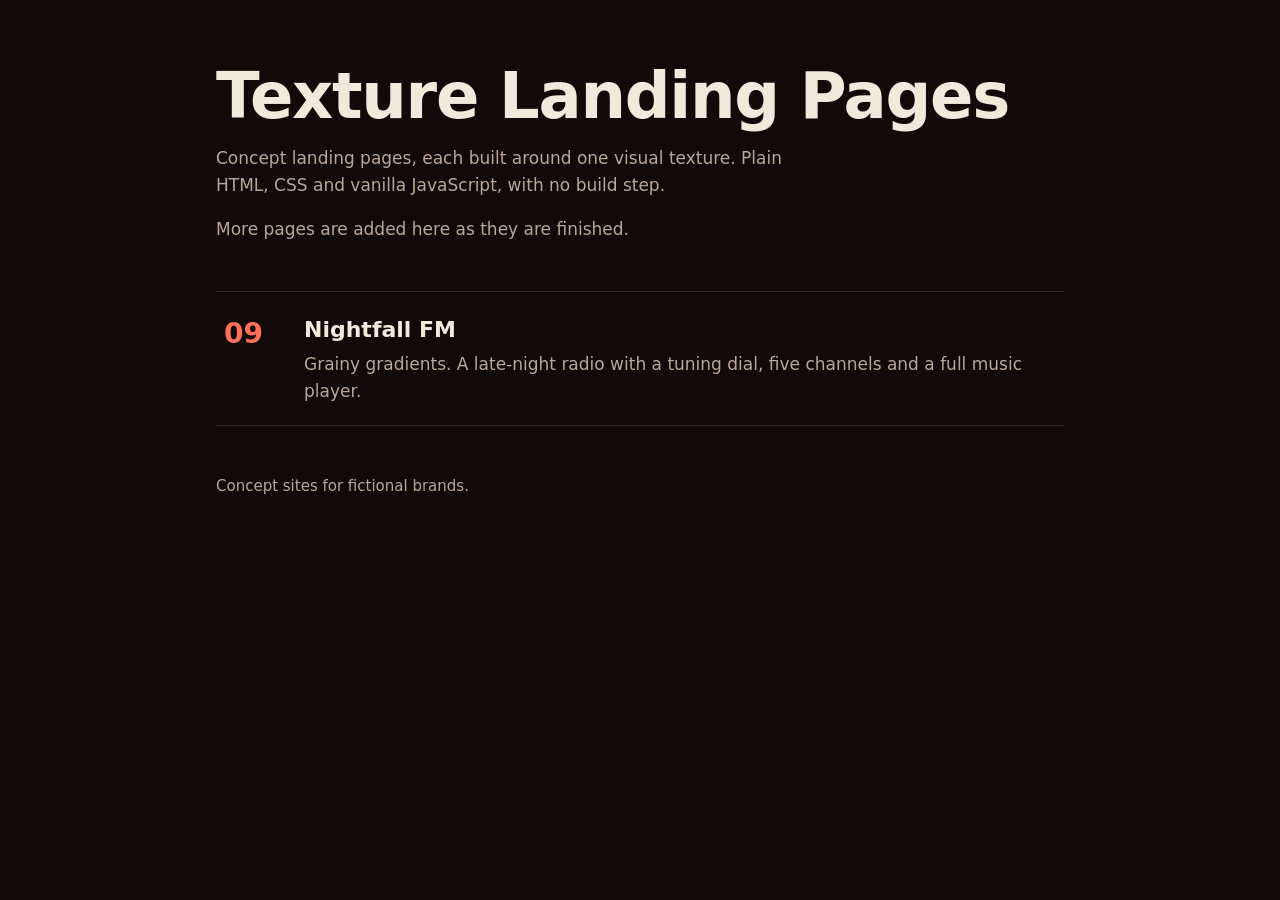
<file: index.html>
<!doctype html>
<html lang="en">
<head>
<meta charset="utf-8">
<meta name="viewport" content="width=device-width, initial-scale=1">
<title>Texture Landing Pages</title>
<meta name="description" content="Concept landing pages, one visual texture each. Static HTML, CSS and vanilla JavaScript.">
<style>
  :root { --ground: #120a08; --ink: #f3e9da; --muted: #b9a797; --rule: #3a2a24; --accent: #ff6f59; }
  * { box-sizing: border-box; }
  html { color-scheme: dark; background: var(--ground); }
  body { margin: 0; font: 400 1.0625rem/1.6 system-ui, "Segoe UI", sans-serif; color: var(--ink); overflow-x: clip; }
  main { max-width: 56rem; margin: 0 auto; padding: 4rem 1.5rem 3rem; }
  h1 { margin: 0 0 1rem; font-size: clamp(2.25rem, 7vw, 4rem); line-height: 1.02; letter-spacing: -0.02em; }
  p { margin: 0 0 1rem; max-width: 38rem; color: var(--muted); }
  ul { list-style: none; margin: 3rem 0 0; padding: 0; border-top: 1px solid var(--rule); }
  li { border-bottom: 1px solid var(--rule); }
  a.page { display: grid; grid-template-columns: 4rem 1fr; gap: 0.25rem 1rem; padding: 1.25rem 0.5rem; color: inherit; text-decoration: none; }
  a.page:hover, a.page:focus-visible { background: #1d120f; }
  a.page:focus-visible { outline: 2px solid var(--accent); outline-offset: 2px; }
  .n { grid-row: span 2; font-size: 1.75rem; font-weight: 700; color: var(--accent); }
  .t { font-size: 1.375rem; font-weight: 700; }
  .d { color: var(--muted); }
  footer { max-width: 56rem; margin: 0 auto; padding: 0 1.5rem 3rem; color: var(--muted); font-size: 0.9375rem; }
</style>
</head>
<body>
<main>
  <h1>Texture Landing Pages</h1>
  <p>Concept landing pages, each built around one visual texture. Plain HTML, CSS and vanilla JavaScript, with no build step.</p>
  <p>More pages are added here as they are finished.</p>
  <ul>
    <li>
      <a class="page" href="builds/09-grainy-gradients/">
        <span class="n">09</span>
        <span class="t">Nightfall FM</span>
        <span class="d">Grainy gradients. A late-night radio with a tuning dial, five channels and a full music player.</span>
      </a>
    </li>
  </ul>
</main>
<footer>
  <p>Concept sites for fictional brands.</p>
</footer>
</body>
</html>
</file>
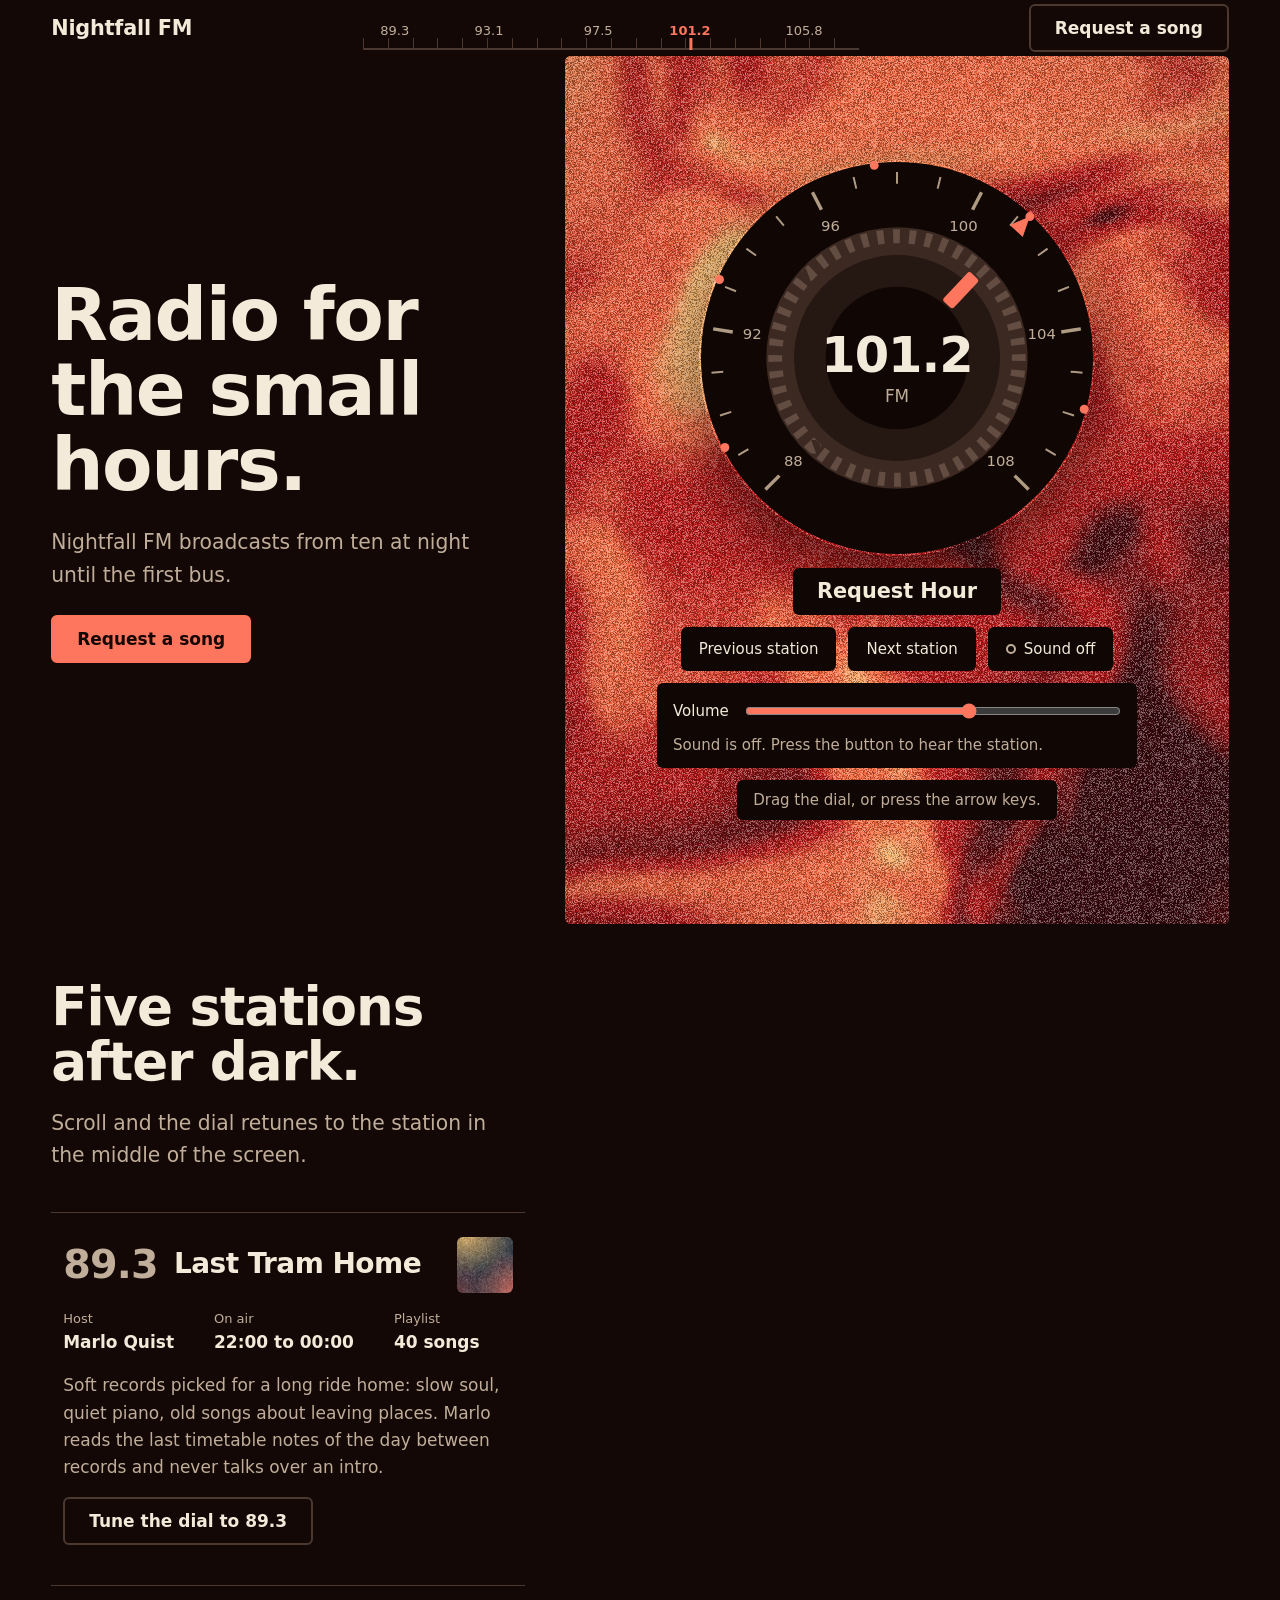
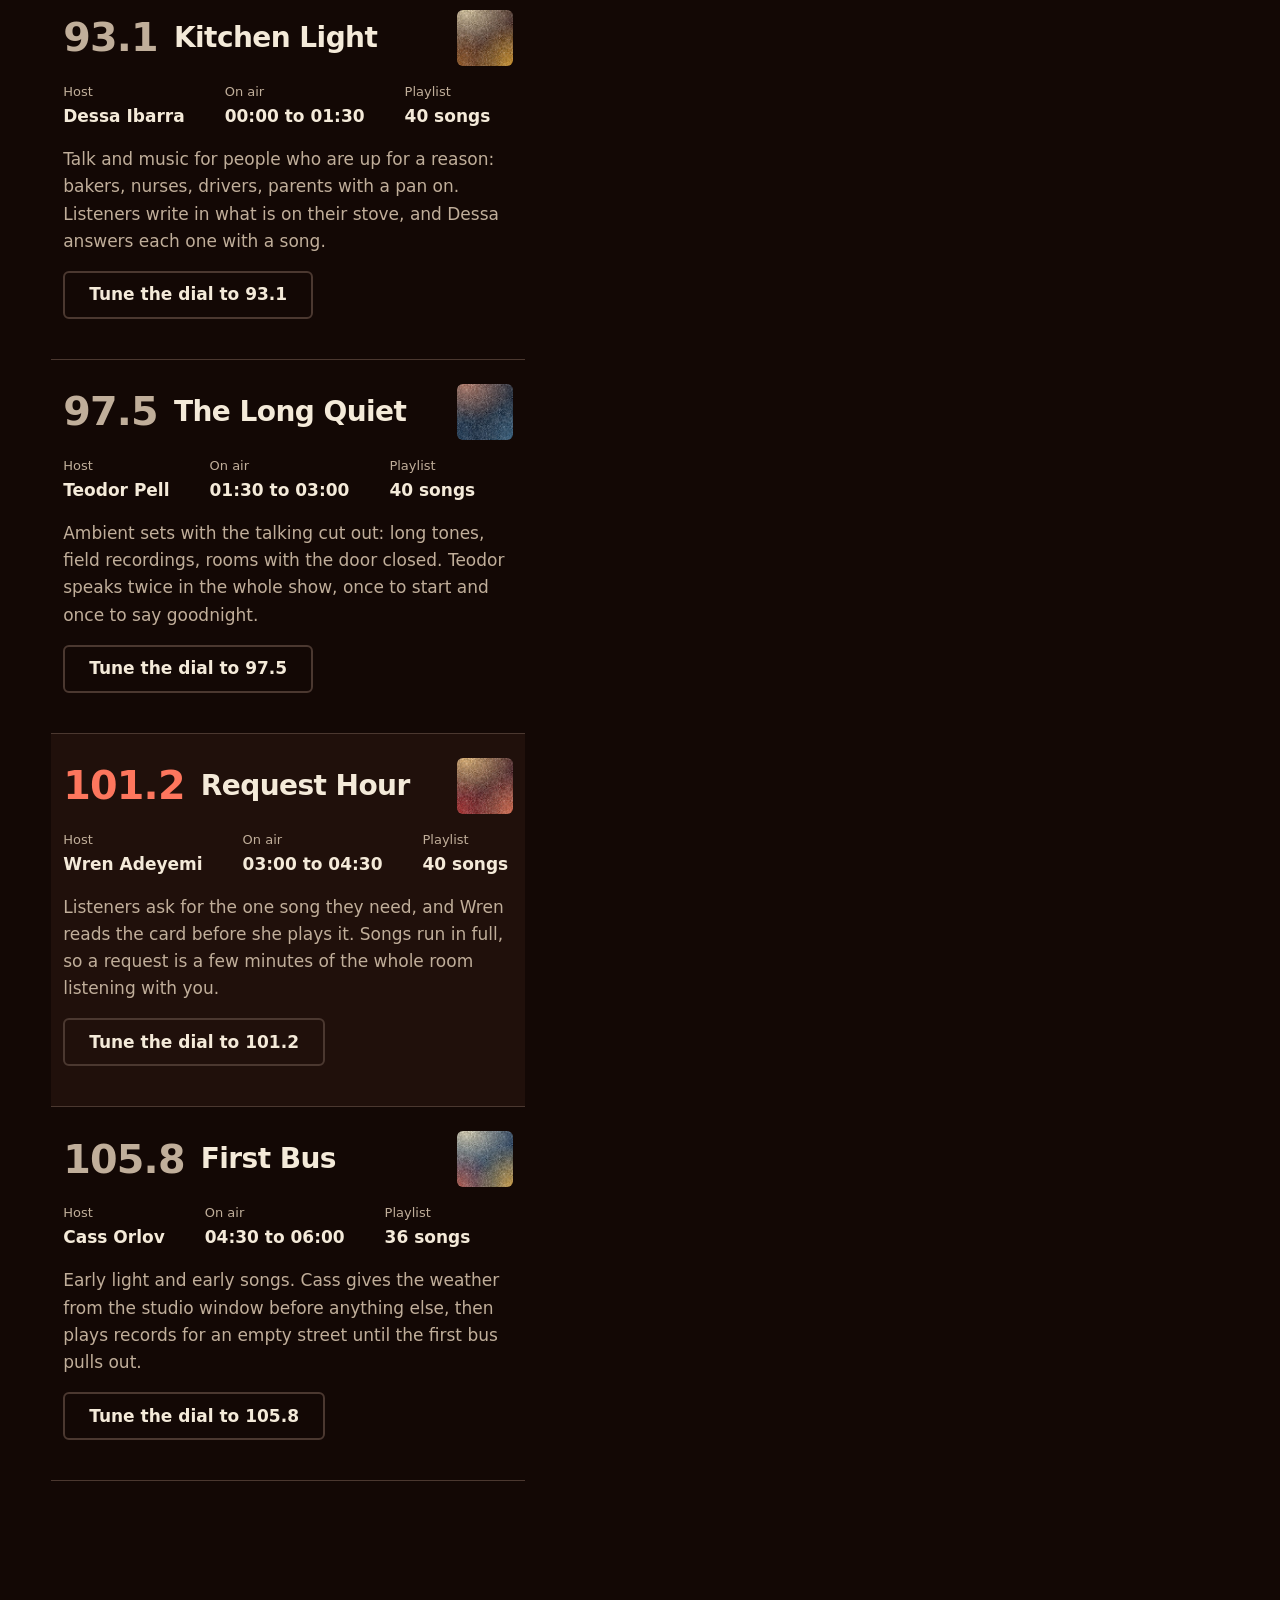
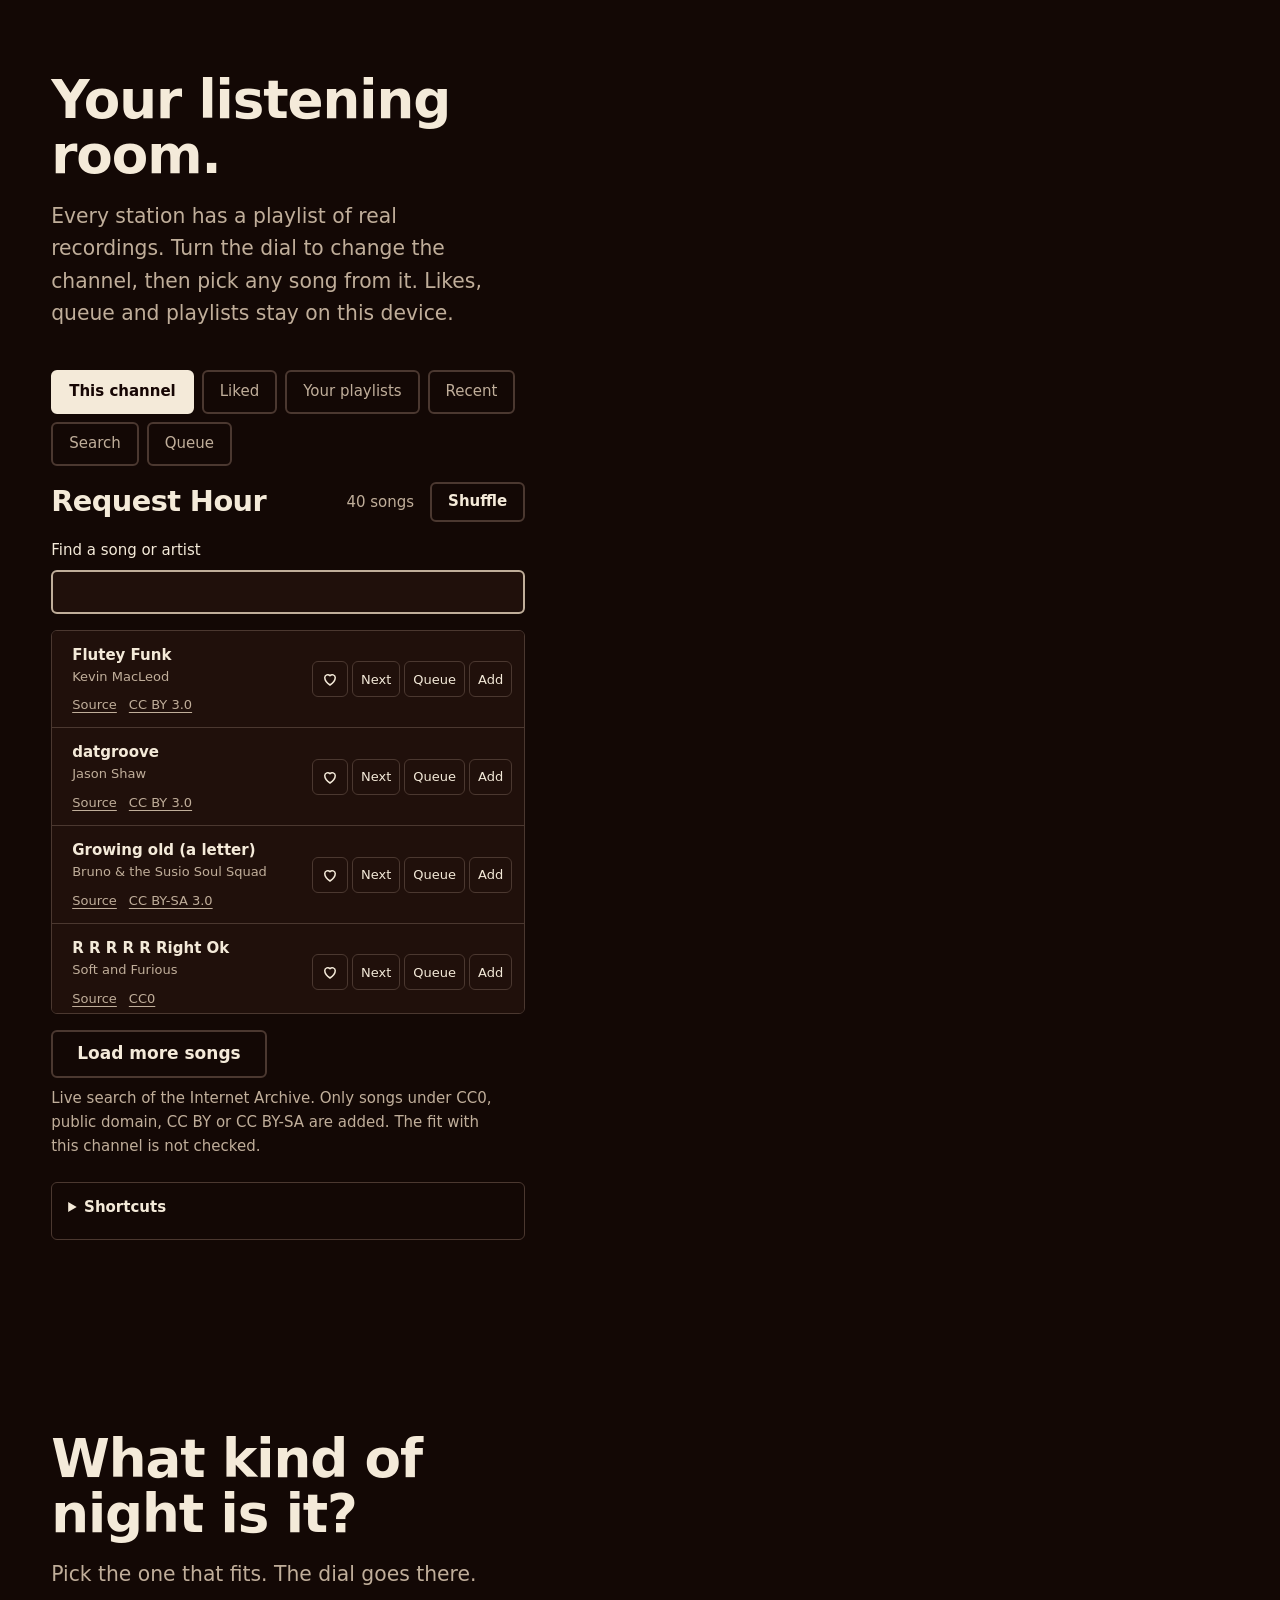
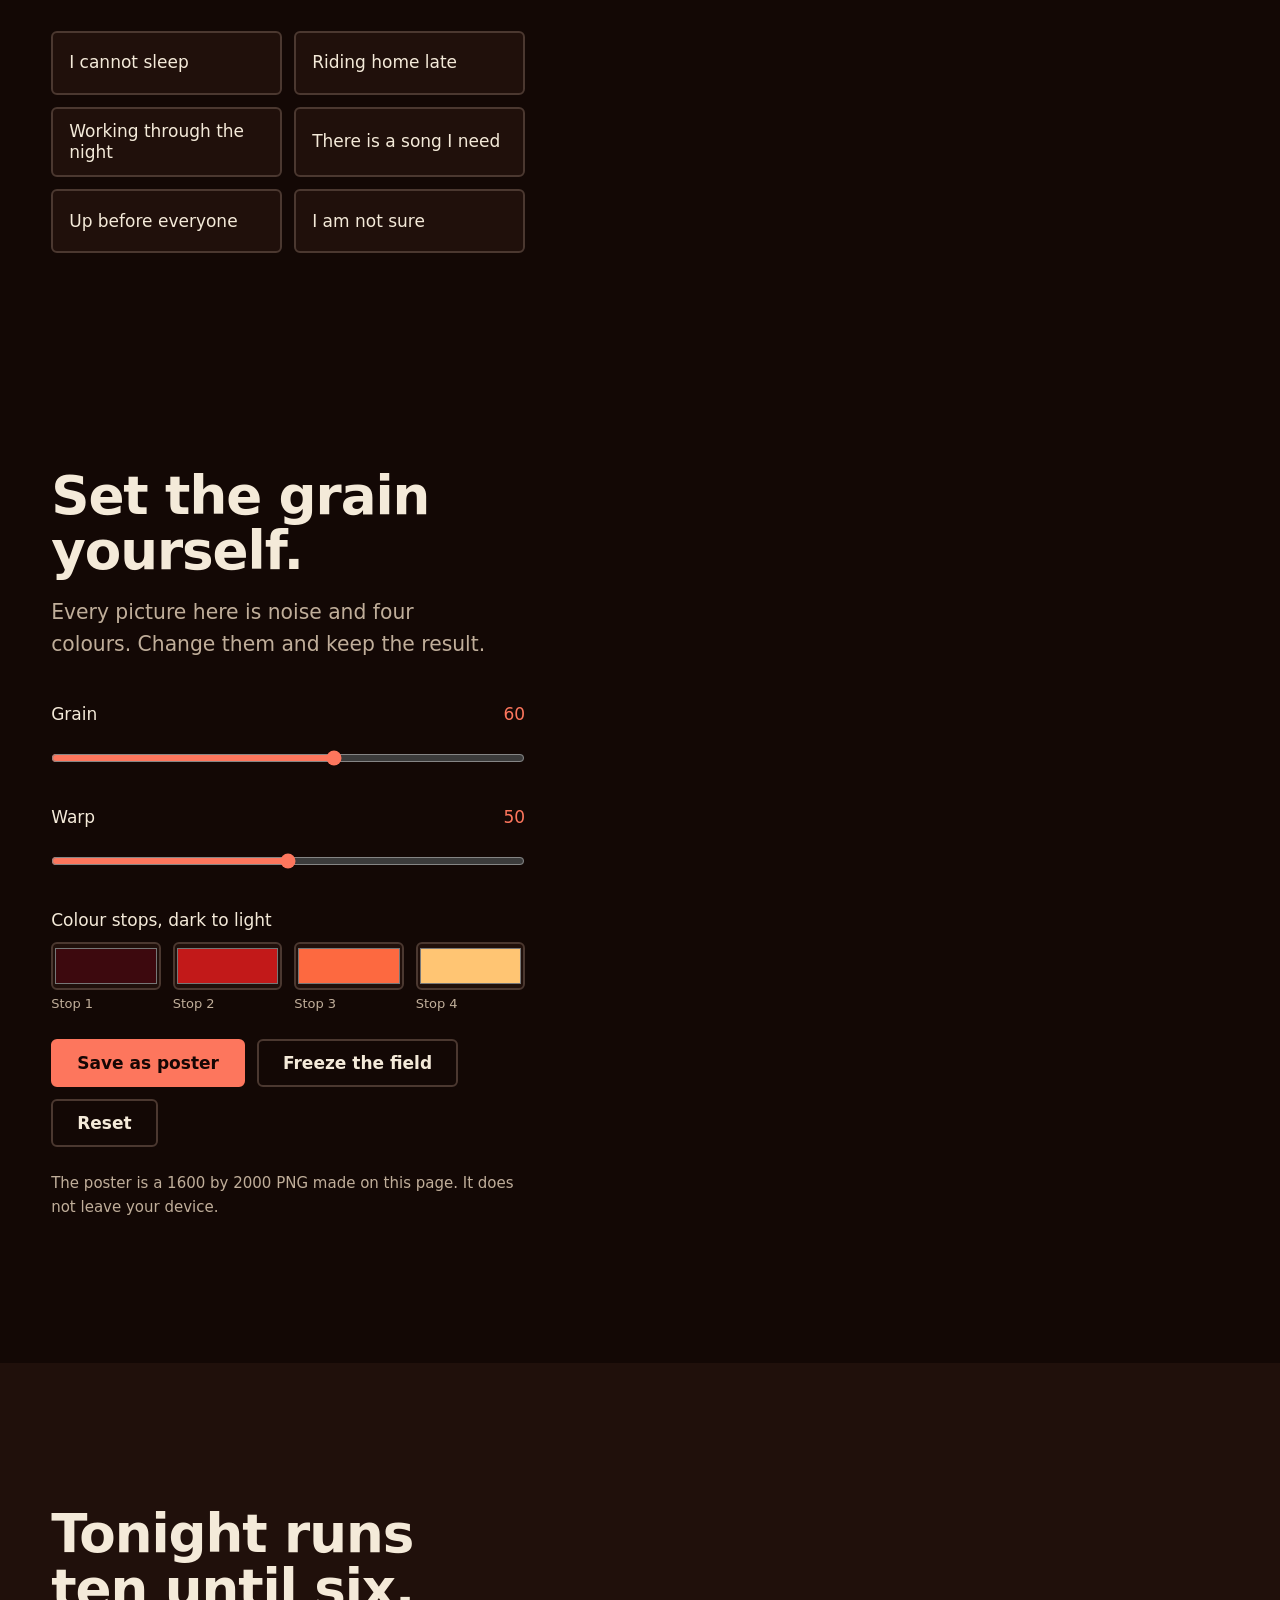
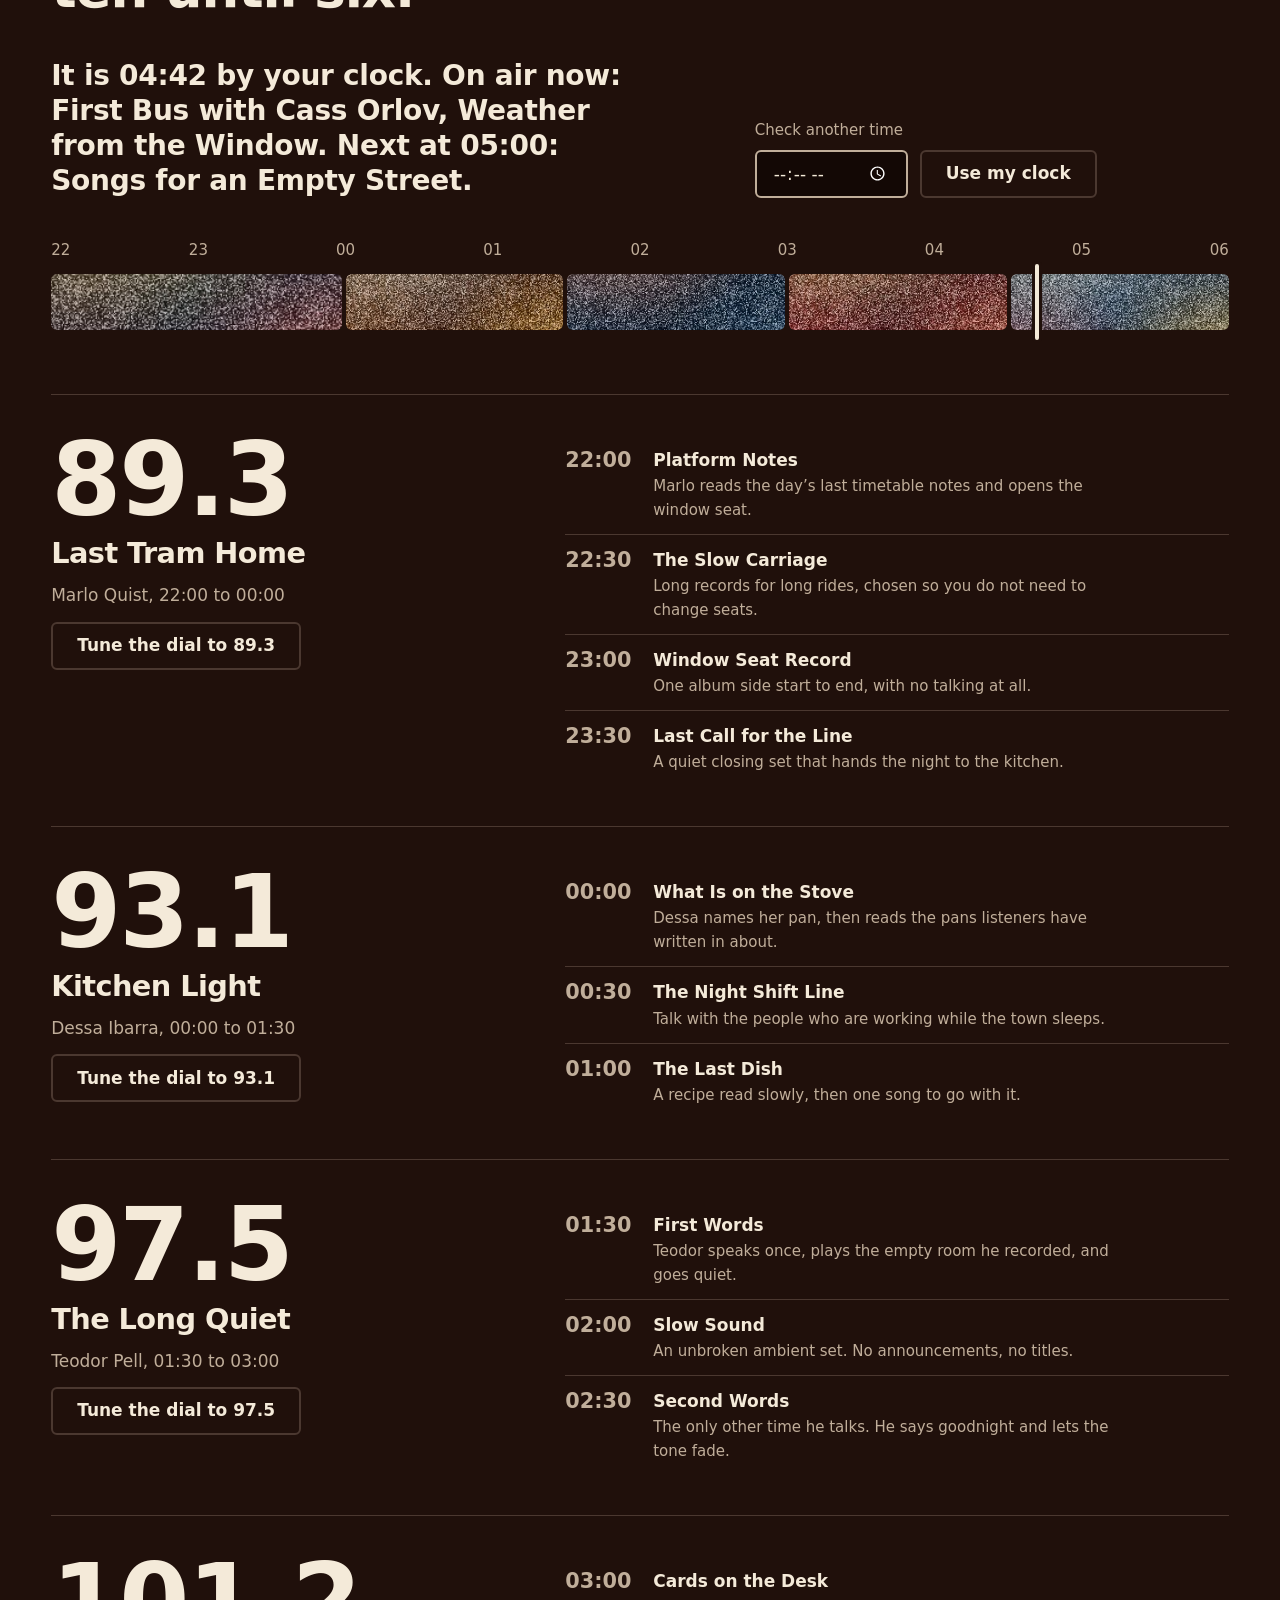
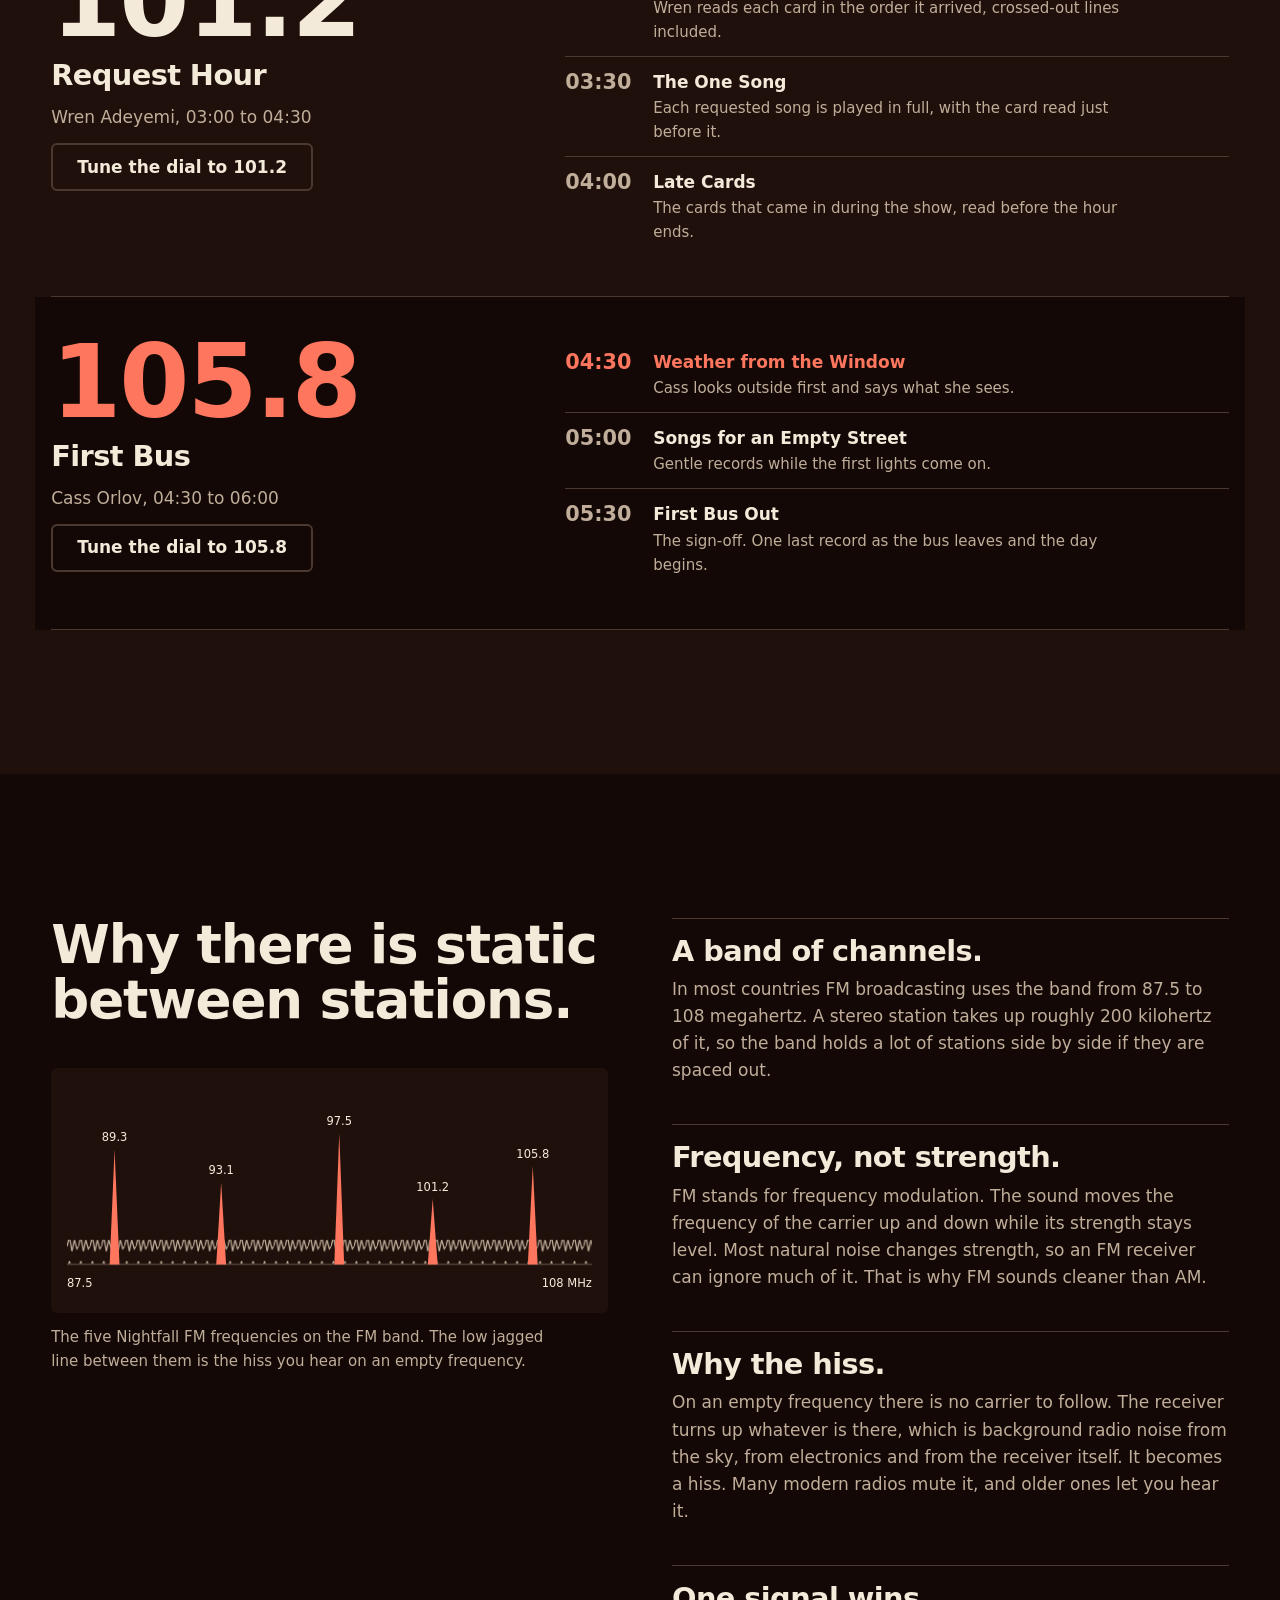
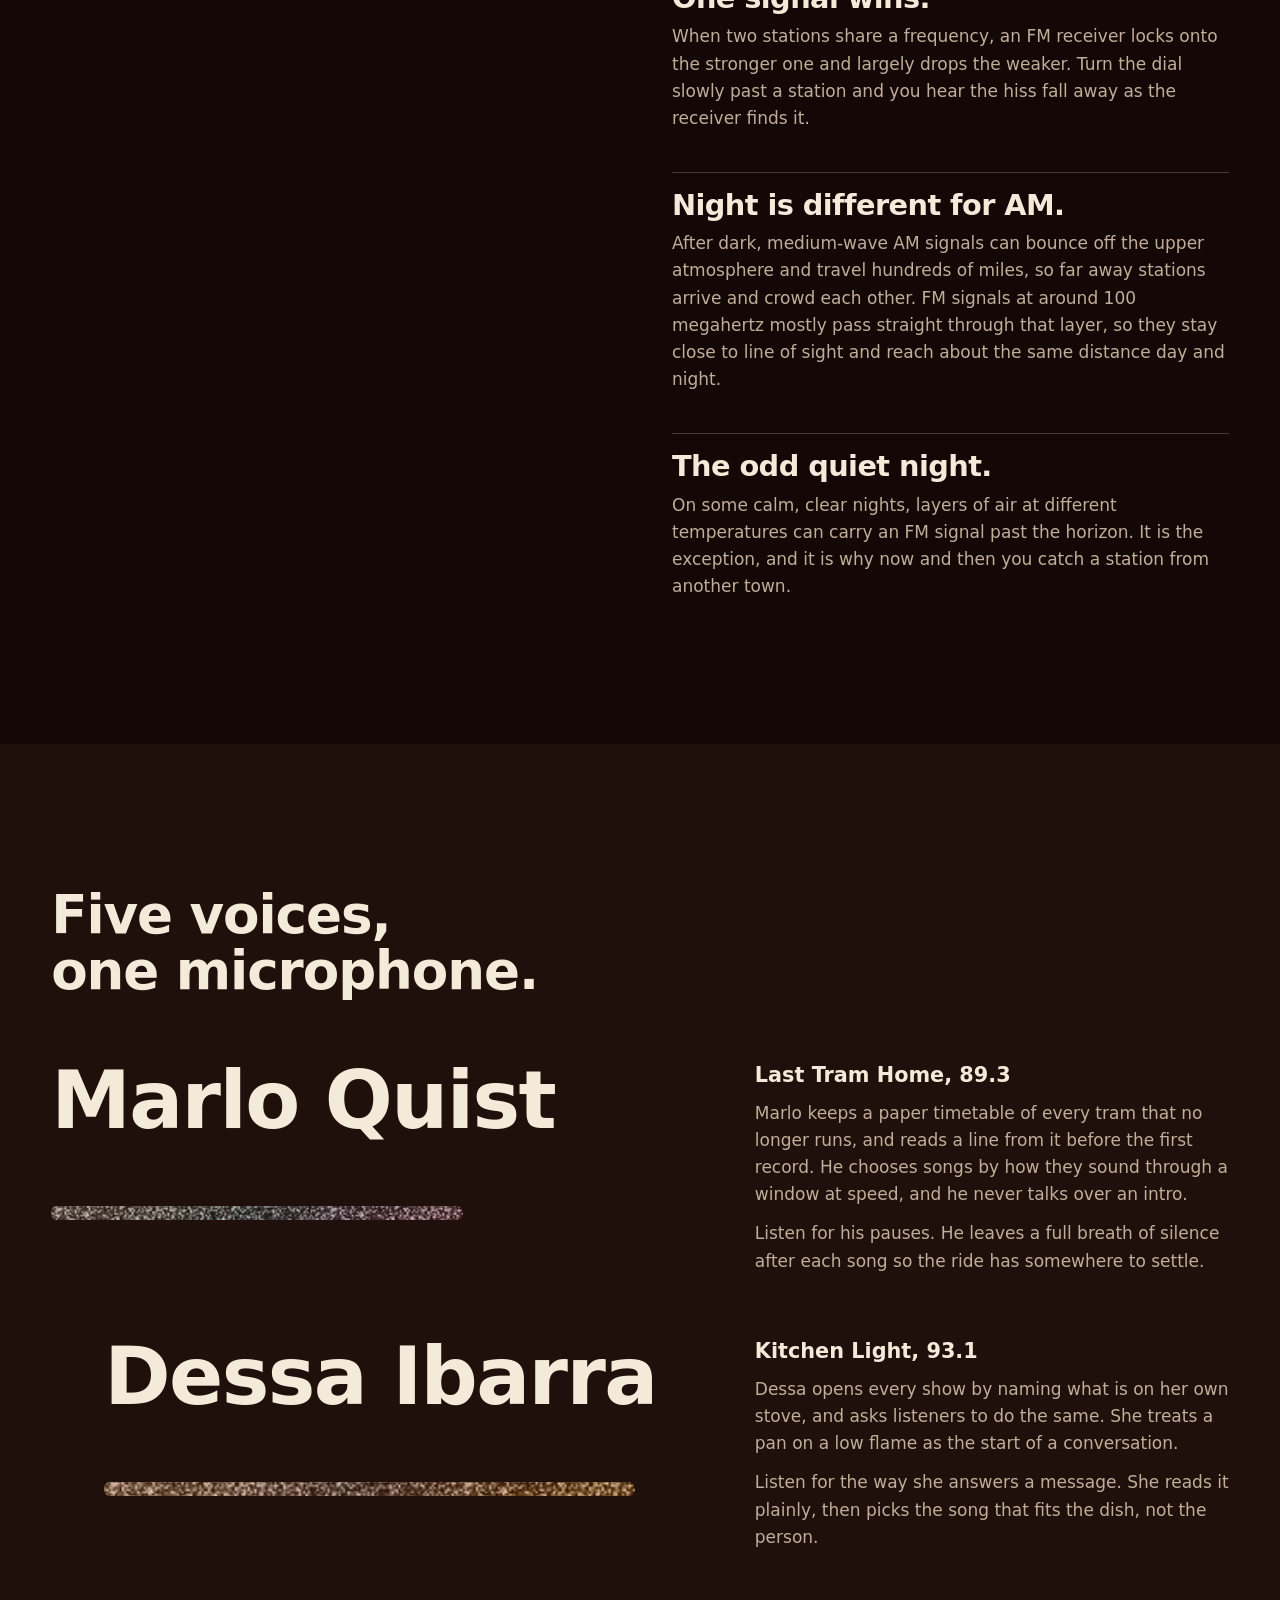
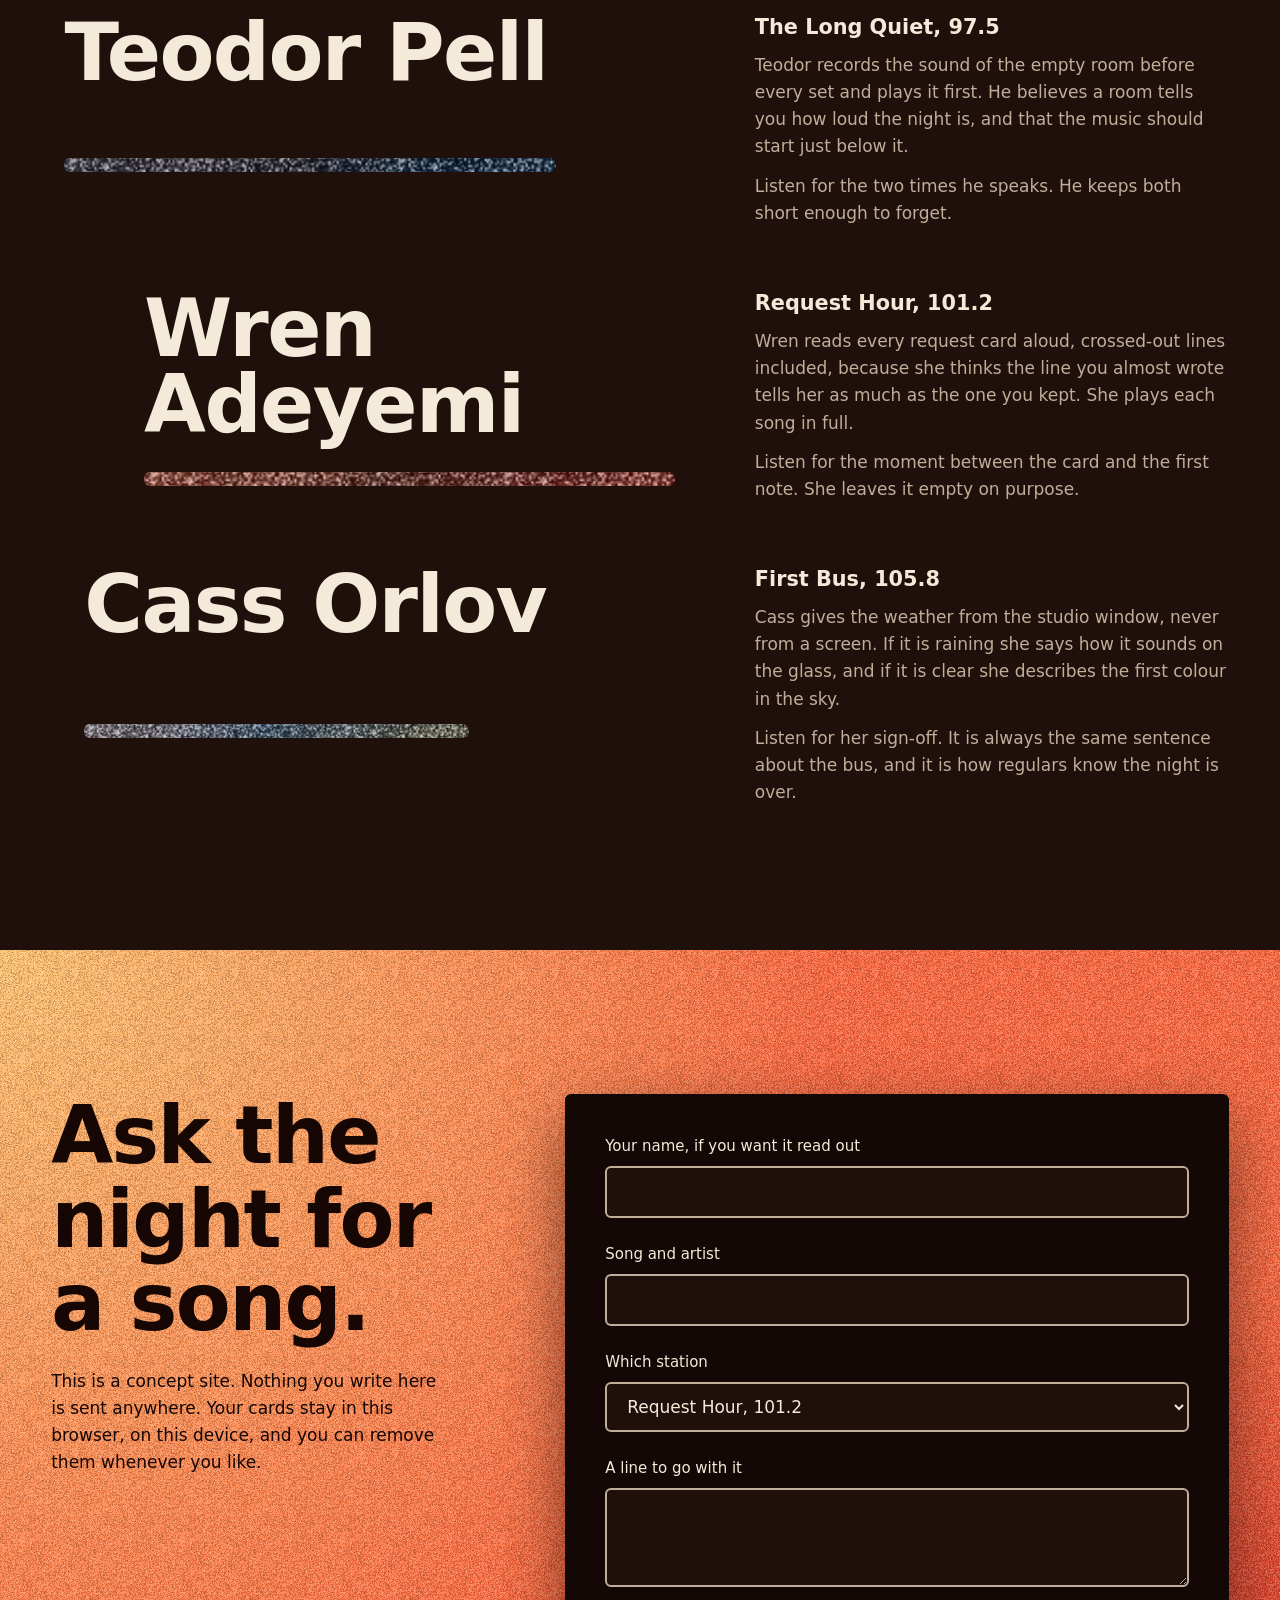
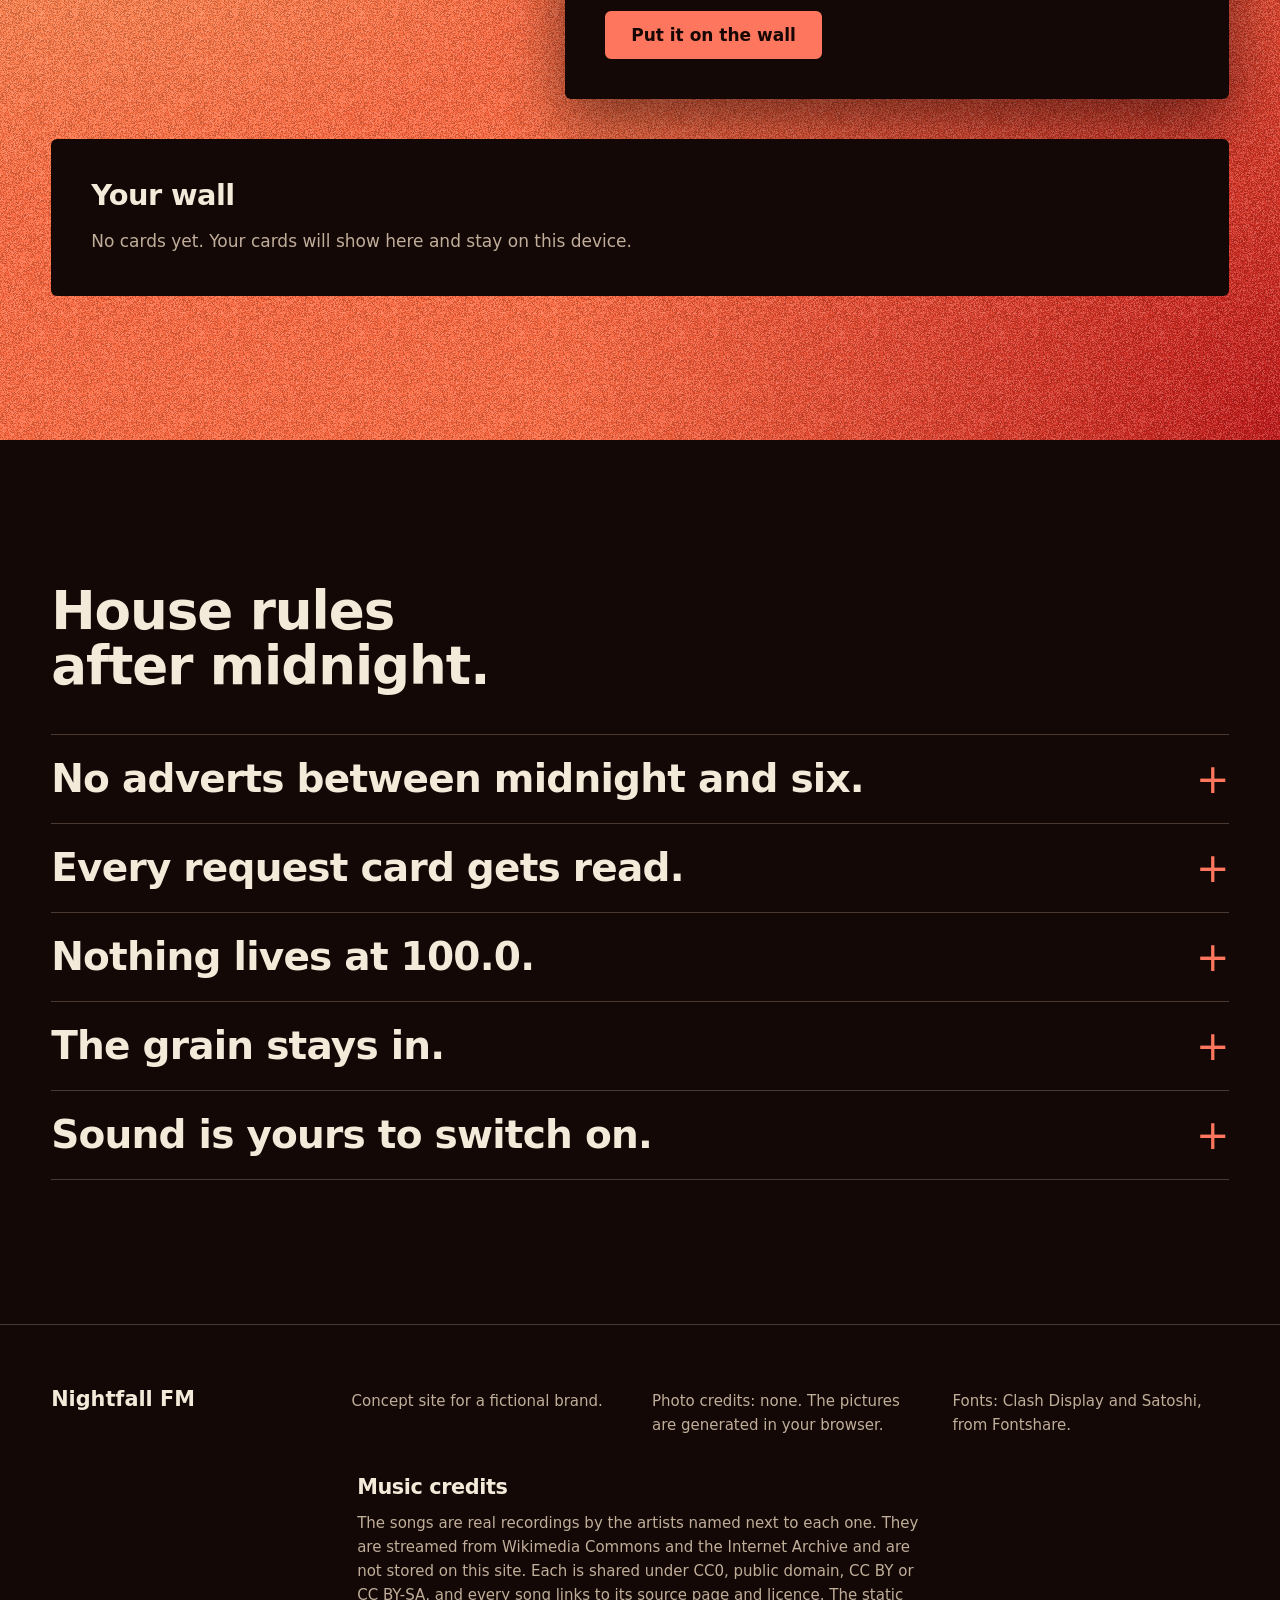
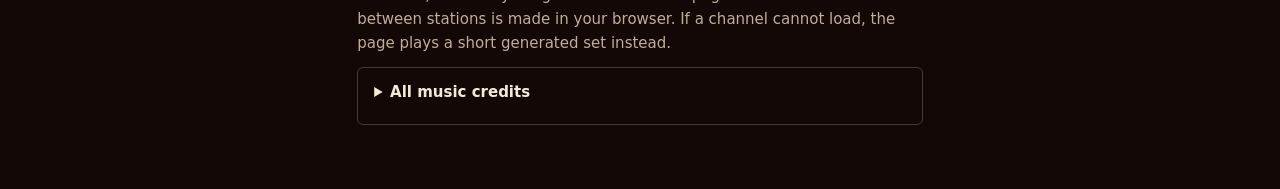
<file: builds/09-grainy-gradients/index.html>
<!doctype html>
<html lang="en">
<head>
<meta charset="utf-8">
<meta name="viewport" content="width=device-width, initial-scale=1, viewport-fit=cover">
<title>Nightfall FM, radio for the small hours</title>
<meta name="description" content="Nightfall FM is a late-night radio station with five stations on one dial. Turn the dial, hear the static, play real songs from a playlist on each station, and save the grain as a poster.">
<link rel="icon" href="data:image/svg+xml,%3Csvg xmlns='http://www.w3.org/2000/svg' viewBox='0 0 32 32'%3E%3Crect width='32' height='32' fill='%232a1a16'/%3E%3Ccircle cx='16' cy='16' r='9' fill='%23e8745c'/%3E%3C/svg%3E">
<link rel="preconnect" href="https://api.fontshare.com">
<link rel="preconnect" href="https://cdn.fontshare.com" crossorigin>
<link rel="stylesheet" href="https://api.fontshare.com/v2/css?f[]=clash-display@500,600,700&f[]=satoshi@400,500,700&display=swap">
<link rel="stylesheet" href="style.css">
<script>document.documentElement.classList.add('js');</script>
</head>
<body>
<a class="skip" href="#main">Skip to content</a>

<header class="nav">
  <div class="container nav__row">
    <a class="wordmark" href="#top" aria-label="Nightfall FM, back to the top">Nightfall FM</a>
    <nav class="tuner" aria-label="Stations">
      <div class="tuner__scale" data-tuner>
        <span class="tuner__needle" data-needle aria-hidden="true"></span>
        <button type="button" class="tuner__mark" data-tune="0" style="--at:6.5%" aria-label="Tune to 89.3, Last Tram Home">89.3</button>
        <button type="button" class="tuner__mark" data-tune="1" style="--at:25.5%" aria-label="Tune to 93.1, Kitchen Light">93.1</button>
        <button type="button" class="tuner__mark" data-tune="2" style="--at:47.5%" aria-label="Tune to 97.5, The Long Quiet">97.5</button>
        <button type="button" class="tuner__mark" data-tune="3" style="--at:66%" aria-label="Tune to 101.2, Request Hour">101.2</button>
        <button type="button" class="tuner__mark" data-tune="4" style="--at:89%" aria-label="Tune to 105.8, First Bus">105.8</button>
      </div>
    </nav>
    <a class="btn btn--ghost nav__cta" href="#request">Request a song</a>
  </div>
</header>

<main id="main">

<!-- 1 to 4: the split stage. Left column scrolls, the field on the right stays. -->
<div class="container stage" id="stage">

  <section class="panel hero" id="top">
    <h1>Radio for the small hours.</h1>
    <p class="lead">Nightfall FM broadcasts from ten at night until the first bus.</p>
    <a class="btn" href="#request">Request a song</a>
  </section>

  <div class="field" data-field>
    <canvas class="field__gl" data-gl aria-hidden="true"></canvas>
    <div class="field__grain" data-grain aria-hidden="true"></div>
    <div class="field__ui">
      <div class="dial" data-dial role="slider" tabindex="0" aria-label="Tuning dial" aria-valuemin="88" aria-valuemax="108" aria-valuenow="101.2" aria-valuetext="101.2 megahertz, Request Hour">
        <svg viewBox="0 0 400 400" aria-hidden="true" focusable="false">
          <circle class="d-plate" cx="200" cy="200" r="198"/>
          <g class="d-ticks" data-ticks></g>
          <g data-needle-svg><path class="d-needle" d="M200 4 L191 24 L209 24 Z"/></g>
          <g data-knob>
            <circle class="d-knob" cx="200" cy="200" r="132"/>
            <circle class="d-ridges" cx="200" cy="200" r="123" pathLength="48" stroke-dasharray="0.42 0.58"/>
            <circle class="d-knob-in" cx="200" cy="200" r="104"/>
            <rect class="d-mark" x="193" y="86" width="14" height="40" rx="3"/>
            <circle class="d-dot" cx="200" cy="148" r="5"/>
          </g>
          <circle class="d-cap" cx="200" cy="200" r="72"/>
          <text class="d-read" x="200" y="214" text-anchor="middle" data-read>101.2</text>
          <text class="d-fm" x="200" y="244" text-anchor="middle">FM</text>
        </svg>
      </div>
      <p class="chip" data-chip aria-hidden="true">Request Hour</p>
      <p class="sr-only" role="status" data-live></p>
      <div class="field__steps">
        <button type="button" class="btn btn--dark" data-step="-1">Previous station</button>
        <button type="button" class="btn btn--dark" data-step="1">Next station</button>
        <button type="button" class="btn btn--dark sound" data-sound aria-pressed="false"><span class="sound__dot" aria-hidden="true"></span><span data-sound-txt>Sound off</span></button>
      </div>
      <div class="sound-panel">
        <label class="vol"><span>Volume</span><input type="range" min="0" max="100" value="60" data-vol aria-label="Volume"></label>
        <p class="np" data-now-playing role="status">Sound is off. Press the button to hear the station.</p>
      </div>
      <p class="field__hint"><span class="mouse-only">Drag the dial, or press the arrow keys.</span><span class="touch-only">Turn the dial with your finger.</span></p>
    </div>
  </div>

  <section class="panel stations" id="stations" aria-labelledby="h-stations">
    <h2 id="h-stations">Five stations after dark.</h2>
    <p class="lead">Scroll and the dial retunes to the station in the middle of the screen.</p>
    <ol class="stns">
      <li class="stn" data-station="0">
        <div class="stn__head"><span class="stn__f">89.3</span><h3>Last Tram Home</h3><span class="swatch grain st1" aria-hidden="true"></span></div>
        <dl class="stn__facts">
          <div><dt>Host</dt><dd>Marlo Quist</dd></div>
          <div><dt>On air</dt><dd>22:00 to 00:00</dd></div>
          <div hidden data-station-facts><dt>Playlist</dt><dd data-station-count="0"></dd></div>
        </dl>
        <p>Soft records picked for a long ride home: slow soul, quiet piano, old songs about leaving places. Marlo reads the last timetable notes of the day between records and never talks over an intro.</p>
        <button type="button" class="btn btn--ghost" data-tune="0">Tune the dial to 89.3</button>
      </li>
      <li class="stn" data-station="1">
        <div class="stn__head"><span class="stn__f">93.1</span><h3>Kitchen Light</h3><span class="swatch grain st2" aria-hidden="true"></span></div>
        <dl class="stn__facts">
          <div><dt>Host</dt><dd>Dessa Ibarra</dd></div>
          <div><dt>On air</dt><dd>00:00 to 01:30</dd></div>
          <div hidden data-station-facts><dt>Playlist</dt><dd data-station-count="1"></dd></div>
        </dl>
        <p>Talk and music for people who are up for a reason: bakers, nurses, drivers, parents with a pan on. Listeners write in what is on their stove, and Dessa answers each one with a song.</p>
        <button type="button" class="btn btn--ghost" data-tune="1">Tune the dial to 93.1</button>
      </li>
      <li class="stn" data-station="2">
        <div class="stn__head"><span class="stn__f">97.5</span><h3>The Long Quiet</h3><span class="swatch grain st3" aria-hidden="true"></span></div>
        <dl class="stn__facts">
          <div><dt>Host</dt><dd>Teodor Pell</dd></div>
          <div><dt>On air</dt><dd>01:30 to 03:00</dd></div>
          <div hidden data-station-facts><dt>Playlist</dt><dd data-station-count="2"></dd></div>
        </dl>
        <p>Ambient sets with the talking cut out: long tones, field recordings, rooms with the door closed. Teodor speaks twice in the whole show, once to start and once to say goodnight.</p>
        <button type="button" class="btn btn--ghost" data-tune="2">Tune the dial to 97.5</button>
      </li>
      <li class="stn" data-station="3">
        <div class="stn__head"><span class="stn__f">101.2</span><h3>Request Hour</h3><span class="swatch grain st4" aria-hidden="true"></span></div>
        <dl class="stn__facts">
          <div><dt>Host</dt><dd>Wren Adeyemi</dd></div>
          <div><dt>On air</dt><dd>03:00 to 04:30</dd></div>
          <div hidden data-station-facts><dt>Playlist</dt><dd data-station-count="3"></dd></div>
        </dl>
        <p>Listeners ask for the one song they need, and Wren reads the card before she plays it. Songs run in full, so a request is a few minutes of the whole room listening with you.</p>
        <button type="button" class="btn btn--ghost" data-tune="3">Tune the dial to 101.2</button>
      </li>
      <li class="stn" data-station="4">
        <div class="stn__head"><span class="stn__f">105.8</span><h3>First Bus</h3><span class="swatch grain st5" aria-hidden="true"></span></div>
        <dl class="stn__facts">
          <div><dt>Host</dt><dd>Cass Orlov</dd></div>
          <div><dt>On air</dt><dd>04:30 to 06:00</dd></div>
          <div hidden data-station-facts><dt>Playlist</dt><dd data-station-count="4"></dd></div>
        </dl>
        <p>Early light and early songs. Cass gives the weather from the studio window before anything else, then plays records for an empty street until the first bus pulls out.</p>
        <button type="button" class="btn btn--ghost" data-tune="4">Tune the dial to 105.8</button>
      </li>
    </ol>
  </section>

  <section class="panel library" id="library" aria-labelledby="h-lib" data-lib>
    <h2 id="h-lib">Your listening room.</h2>
    <p class="lead">Every station has a playlist of real recordings. Turn the dial to change the channel, then pick any song from it. Likes, queue and playlists stay on this device.</p>
    <div class="tabs" role="tablist" aria-label="Library">
      <button type="button" role="tab" id="tab-channel" aria-controls="pn-channel" aria-selected="true" data-tab="channel">This channel</button>
      <button type="button" role="tab" id="tab-liked" aria-controls="pn-liked" aria-selected="false" tabindex="-1" data-tab="liked">Liked<span data-count="liked"></span></button>
      <button type="button" role="tab" id="tab-playlists" aria-controls="pn-playlists" aria-selected="false" tabindex="-1" data-tab="playlists">Your playlists</button>
      <button type="button" role="tab" id="tab-recent" aria-controls="pn-recent" aria-selected="false" tabindex="-1" data-tab="recent">Recent</button>
      <button type="button" role="tab" id="tab-search" aria-controls="pn-search" aria-selected="false" tabindex="-1" data-tab="search">Search</button>
      <button type="button" role="tab" id="tab-queue" aria-controls="pn-queue" aria-selected="false" tabindex="-1" data-tab="queue">Queue<span data-count="queue"></span></button>
    </div>
    <div class="tabpanel" role="tabpanel" id="pn-channel" aria-labelledby="tab-channel" data-panel="channel"></div>
    <div class="tabpanel" role="tabpanel" id="pn-liked" aria-labelledby="tab-liked" data-panel="liked" hidden></div>
    <div class="tabpanel" role="tabpanel" id="pn-playlists" aria-labelledby="tab-playlists" data-panel="playlists" hidden></div>
    <div class="tabpanel" role="tabpanel" id="pn-recent" aria-labelledby="tab-recent" data-panel="recent" hidden></div>
    <div class="tabpanel" role="tabpanel" id="pn-search" aria-labelledby="tab-search" data-panel="search" hidden></div>
    <div class="tabpanel" role="tabpanel" id="pn-queue" aria-labelledby="tab-queue" data-panel="queue" hidden></div>
    <p class="sr-only" role="status" data-lib-status></p>
    <noscript><p class="lib__empty">The song list needs JavaScript. The songs are real recordings from Wikimedia Commons and the Internet Archive, under CC0, public domain, CC BY or CC BY-SA licences.</p></noscript>
    <details class="keys">
      <summary>Shortcuts</summary>
      <dl>
        <div><dt><kbd>Space</kbd></dt><dd>Play or pause</dd></div>
        <div><dt><kbd>Left</kbd> <kbd>Right</kbd></dt><dd>Back or forward 5 seconds</dd></div>
        <div><dt><kbd>Shift</kbd> + <kbd>Left</kbd> <kbd>Right</kbd></dt><dd>Previous or next song</dd></div>
        <div><dt><kbd>M</kbd></dt><dd>Mute</dd></div>
        <div><dt><kbd>L</kbd></dt><dd>Like the song</dd></div>
      </dl>
      <p>They work once the sound is on and the cursor is not in a text box. On the dial, the arrow keys still turn the dial.</p>
    </details>
  </section>

  <section class="panel mood" id="mood" aria-labelledby="h-mood">
    <h2 id="h-mood">What kind of night is it?</h2>
    <p class="lead">Pick the one that fits. The dial goes there.</p>
    <fieldset class="mood__set" data-mood>
      <legend class="sr-only">Kind of night</legend>
      <label class="mood__opt"><input type="radio" name="mood" value="2"><span>I cannot sleep</span></label>
      <label class="mood__opt"><input type="radio" name="mood" value="0"><span>Riding home late</span></label>
      <label class="mood__opt"><input type="radio" name="mood" value="1"><span>Working through the night</span></label>
      <label class="mood__opt"><input type="radio" name="mood" value="3"><span>There is a song I need</span></label>
      <label class="mood__opt"><input type="radio" name="mood" value="4"><span>Up before everyone</span></label>
      <label class="mood__opt"><input type="radio" name="mood" value="clock"><span>I am not sure</span></label>
    </fieldset>
    <figure class="mirror" data-mirror-wrap><canvas data-mirror aria-hidden="true"></canvas></figure>
    <div class="mood__out" data-mood-out aria-live="polite">
      <p class="mood__why" data-for="2"><strong>The Long Quiet, 97.5.</strong> Nothing here asks you to listen. Long tones and empty rooms give a busy head something slow to follow until it lets go.</p>
      <p class="mood__why" data-for="0"><strong>Last Tram Home, 89.3.</strong> Records for a window seat. Marlo keeps the pace of a ride, so being tired and still on the move feels like part of the plan.</p>
      <p class="mood__why" data-for="1"><strong>Kitchen Light, 93.1.</strong> Dessa talks to the other people who are awake for work. You hear that the night shift is a crowd, and the songs keep a steady pace for it.</p>
      <p class="mood__why" data-for="3"><strong>Request Hour, 101.2.</strong> Wren plays one song in full for each card. Write yours below and it joins the line.</p>
      <p class="mood__why" data-for="4"><strong>First Bus, 105.8.</strong> Cass opens with the weather from the window. It is the gentlest way into a day that has not started yet.</p>
      <p class="mood__why" data-for="clock" data-clock-why><strong>Not sure is fine.</strong> We tune to whatever is on air by your own clock, and to Last Tram Home when the station is off air.</p>
    </div>
  </section>

  <section class="panel lab" id="lab" aria-labelledby="h-lab">
    <h2 id="h-lab">Set the grain yourself.</h2>
    <p class="lead">Every picture here is noise and four colours. Change them and keep the result.</p>
    <figure class="mirror" data-mirror-wrap><canvas data-mirror aria-hidden="true"></canvas></figure>
    <form class="controls" data-controls onsubmit="return false">
      <label class="ctl"><span class="ctl__top"><span>Grain</span><output data-out="grain">60</output></span><input type="range" min="0" max="100" value="60" data-ctl="grain"></label>
      <label class="ctl"><span class="ctl__top"><span>Warp</span><output data-out="warp">50</output></span><input type="range" min="0" max="100" value="50" data-ctl="warp"></label>
      <fieldset class="stops">
        <legend>Colour stops, dark to light</legend>
        <label class="stop"><input type="color" value="#2a1a16" data-stop="0"><span>Stop 1</span></label>
        <label class="stop"><input type="color" value="#8a2a1e" data-stop="1"><span>Stop 2</span></label>
        <label class="stop"><input type="color" value="#e8745c" data-stop="2"><span>Stop 3</span></label>
        <label class="stop"><input type="color" value="#f4c98a" data-stop="3"><span>Stop 4</span></label>
      </fieldset>
      <div class="ctl__btns">
        <button type="button" class="btn" data-poster>Save as poster</button>
        <button type="button" class="btn btn--ghost" data-freeze aria-pressed="false">Freeze the field</button>
        <button type="button" class="btn btn--ghost" data-reset>Reset</button>
      </div>
      <p class="ctl__note" role="status" data-poster-note>The poster is a 1600 by 2000 PNG made on this page. It does not leave your device.</p>
    </form>
  </section>
</div>

<!-- 5 tonight -->
<section class="night" id="schedule" aria-labelledby="h-night">
  <div class="container">
    <h2 id="h-night">Tonight runs ten until six.</h2>
    <div class="clock" data-clock>
      <p class="clock__status" role="status" data-status>Checking your clock.</p>
      <div class="clock__try">
        <label for="t-try">Check another time</label>
        <input id="t-try" type="time" data-try>
        <button type="button" class="btn btn--ghost" data-try-reset>Use my clock</button>
      </div>
    </div>
    <div class="tl" data-tl>
      <div class="tl__scale" aria-hidden="true">
        <span style="--at:0%">22</span><span style="--at:12.5%">23</span><span style="--at:25%">00</span><span style="--at:37.5%">01</span><span style="--at:50%">02</span><span style="--at:62.5%">03</span><span style="--at:75%">04</span><span style="--at:87.5%">05</span><span class="end" style="--at:100%">06</span>
      </div>
      <div class="tl__bar" aria-hidden="true">
        <span class="tl__blk grain st1" style="--hours:2"></span><span class="tl__blk grain st2" style="--hours:1.5"></span><span class="tl__blk grain st3" style="--hours:1.5"></span><span class="tl__blk grain st4" style="--hours:1.5"></span><span class="tl__blk grain st5" style="--hours:1.5"></span>
        <span class="tl__now" data-now hidden></span>
      </div>
    </div>
    <ol class="plan">
      <li class="show" data-show="0">
        <div class="show__who"><p class="show__f">89.3</p><h3>Last Tram Home</h3><p class="show__meta">Marlo Quist, 22:00 to 00:00</p><button type="button" class="btn btn--ghost" data-goto="0">Tune the dial to 89.3</button></div>
        <ol class="segs">
          <li data-at="0"><span class="seg__t">22:00</span><span class="seg__n">Platform Notes</span><span class="seg__d">Marlo reads the day’s last timetable notes and opens the window seat.</span></li>
          <li data-at="30"><span class="seg__t">22:30</span><span class="seg__n">The Slow Carriage</span><span class="seg__d">Long records for long rides, chosen so you do not need to change seats.</span></li>
          <li data-at="60"><span class="seg__t">23:00</span><span class="seg__n">Window Seat Record</span><span class="seg__d">One album side start to end, with no talking at all.</span></li>
          <li data-at="90"><span class="seg__t">23:30</span><span class="seg__n">Last Call for the Line</span><span class="seg__d">A quiet closing set that hands the night to the kitchen.</span></li>
        </ol>
      </li>
      <li class="show" data-show="1">
        <div class="show__who"><p class="show__f">93.1</p><h3>Kitchen Light</h3><p class="show__meta">Dessa Ibarra, 00:00 to 01:30</p><button type="button" class="btn btn--ghost" data-goto="1">Tune the dial to 93.1</button></div>
        <ol class="segs">
          <li data-at="120"><span class="seg__t">00:00</span><span class="seg__n">What Is on the Stove</span><span class="seg__d">Dessa names her pan, then reads the pans listeners have written in about.</span></li>
          <li data-at="150"><span class="seg__t">00:30</span><span class="seg__n">The Night Shift Line</span><span class="seg__d">Talk with the people who are working while the town sleeps.</span></li>
          <li data-at="180"><span class="seg__t">01:00</span><span class="seg__n">The Last Dish</span><span class="seg__d">A recipe read slowly, then one song to go with it.</span></li>
        </ol>
      </li>
      <li class="show" data-show="2">
        <div class="show__who"><p class="show__f">97.5</p><h3>The Long Quiet</h3><p class="show__meta">Teodor Pell, 01:30 to 03:00</p><button type="button" class="btn btn--ghost" data-goto="2">Tune the dial to 97.5</button></div>
        <ol class="segs">
          <li data-at="210"><span class="seg__t">01:30</span><span class="seg__n">First Words</span><span class="seg__d">Teodor speaks once, plays the empty room he recorded, and goes quiet.</span></li>
          <li data-at="240"><span class="seg__t">02:00</span><span class="seg__n">Slow Sound</span><span class="seg__d">An unbroken ambient set. No announcements, no titles.</span></li>
          <li data-at="270"><span class="seg__t">02:30</span><span class="seg__n">Second Words</span><span class="seg__d">The only other time he talks. He says goodnight and lets the tone fade.</span></li>
        </ol>
      </li>
      <li class="show" data-show="3">
        <div class="show__who"><p class="show__f">101.2</p><h3>Request Hour</h3><p class="show__meta">Wren Adeyemi, 03:00 to 04:30</p><button type="button" class="btn btn--ghost" data-goto="3">Tune the dial to 101.2</button></div>
        <ol class="segs">
          <li data-at="300"><span class="seg__t">03:00</span><span class="seg__n">Cards on the Desk</span><span class="seg__d">Wren reads each card in the order it arrived, crossed-out lines included.</span></li>
          <li data-at="330"><span class="seg__t">03:30</span><span class="seg__n">The One Song</span><span class="seg__d">Each requested song is played in full, with the card read just before it.</span></li>
          <li data-at="360"><span class="seg__t">04:00</span><span class="seg__n">Late Cards</span><span class="seg__d">The cards that came in during the show, read before the hour ends.</span></li>
        </ol>
      </li>
      <li class="show" data-show="4">
        <div class="show__who"><p class="show__f">105.8</p><h3>First Bus</h3><p class="show__meta">Cass Orlov, 04:30 to 06:00</p><button type="button" class="btn btn--ghost" data-goto="4">Tune the dial to 105.8</button></div>
        <ol class="segs">
          <li data-at="390"><span class="seg__t">04:30</span><span class="seg__n">Weather from the Window</span><span class="seg__d">Cass looks outside first and says what she sees.</span></li>
          <li data-at="420"><span class="seg__t">05:00</span><span class="seg__n">Songs for an Empty Street</span><span class="seg__d">Gentle records while the first lights come on.</span></li>
          <li data-at="450"><span class="seg__t">05:30</span><span class="seg__n">First Bus Out</span><span class="seg__d">The sign-off. One last record as the bus leaves and the day begins.</span></li>
        </ol>
      </li>
    </ol>
  </div>
</section>

<!-- 6 how FM works -->
<section class="band" id="band" aria-labelledby="h-band">
  <div class="container band__grid">
    <div class="band__head">
      <h2 id="h-band">Why there is static between stations.</h2>
      <figure class="band__fig">
        <svg viewBox="0 0 640 260" role="img" aria-label="The FM band from 87.5 to 108 megahertz. Five stations stand up as tall peaks. Between them the line is a low jagged hiss.">
          <defs>
            <pattern id="hiss" width="14" height="30" patternUnits="userSpaceOnUse"><path d="M0 18 L3 6 L6 24 L9 10 L12 21 L14 18" fill="none" stroke="currentColor" stroke-width="1.5"/></pattern>
          </defs>
          <rect x="0" y="190" width="640" height="30" fill="url(#hiss)" class="hiss"/>
          <line x1="0" y1="220" x2="640" y2="220" class="axis"/>
          <g class="peaks">
            <path d="M52 220 L58 80 L64 220 Z"/>
            <path d="M182 220 L188 120 L194 220 Z"/>
            <path d="M326 220 L332 60 L338 220 Z"/>
            <path d="M440 220 L446 140 L452 220 Z"/>
            <path d="M562 220 L568 100 L574 220 Z"/>
          </g>
          <g class="labels">
            <text x="0" y="248">87.5</text>
            <text x="58" y="70" text-anchor="middle">89.3</text>
            <text x="188" y="110" text-anchor="middle">93.1</text>
            <text x="332" y="50" text-anchor="middle">97.5</text>
            <text x="446" y="130" text-anchor="middle">101.2</text>
            <text x="568" y="90" text-anchor="middle">105.8</text>
            <text x="640" y="248" text-anchor="end">108 MHz</text>
          </g>
        </svg>
        <figcaption>The five Nightfall FM frequencies on the FM band. The low jagged line between them is the hiss you hear on an empty frequency.</figcaption>
      </figure>
    </div>
    <ol class="facts">
      <li><h3>A band of channels.</h3><p>In most countries FM broadcasting uses the band from 87.5 to 108 megahertz. A stereo station takes up roughly 200 kilohertz of it, so the band holds a lot of stations side by side if they are spaced out.</p></li>
      <li><h3>Frequency, not strength.</h3><p>FM stands for frequency modulation. The sound moves the frequency of the carrier up and down while its strength stays level. Most natural noise changes strength, so an FM receiver can ignore much of it. That is why FM sounds cleaner than AM.</p></li>
      <li><h3>Why the hiss.</h3><p>On an empty frequency there is no carrier to follow. The receiver turns up whatever is there, which is background radio noise from the sky, from electronics and from the receiver itself. It becomes a hiss. Many modern radios mute it, and older ones let you hear it.</p></li>
      <li><h3>One signal wins.</h3><p>When two stations share a frequency, an FM receiver locks onto the stronger one and largely drops the weaker. Turn the dial slowly past a station and you hear the hiss fall away as the receiver finds it.</p></li>
      <li><h3>Night is different for AM.</h3><p>After dark, medium-wave AM signals can bounce off the upper atmosphere and travel hundreds of miles, so far away stations arrive and crowd each other. FM signals at around 100 megahertz mostly pass straight through that layer, so they stay close to line of sight and reach about the same distance day and night.</p></li>
      <li><h3>The odd quiet night.</h3><p>On some calm, clear nights, layers of air at different temperatures can carry an FM signal past the horizon. It is the exception, and it is why now and then you catch a station from another town.</p></li>
    </ol>
  </div>
</section>

<!-- 7 voices -->
<section class="voices" id="voices" aria-labelledby="h-voices">
  <div class="container">
    <h2 id="h-voices">Five voices, one microphone.</h2>
    <ul class="hosts">
      <li class="host">
        <p class="host__name">Marlo Quist</p>
        <span class="host__bar grain st1" aria-hidden="true"></span>
        <div class="host__txt">
          <p class="host__show">Last Tram Home, 89.3</p>
          <p>Marlo keeps a paper timetable of every tram that no longer runs, and reads a line from it before the first record. He chooses songs by how they sound through a window at speed, and he never talks over an intro.</p>
          <p>Listen for his pauses. He leaves a full breath of silence after each song so the ride has somewhere to settle.</p>
        </div>
      </li>
      <li class="host">
        <p class="host__name">Dessa Ibarra</p>
        <span class="host__bar grain st2" aria-hidden="true"></span>
        <div class="host__txt">
          <p class="host__show">Kitchen Light, 93.1</p>
          <p>Dessa opens every show by naming what is on her own stove, and asks listeners to do the same. She treats a pan on a low flame as the start of a conversation.</p>
          <p>Listen for the way she answers a message. She reads it plainly, then picks the song that fits the dish, not the person.</p>
        </div>
      </li>
      <li class="host">
        <p class="host__name">Teodor Pell</p>
        <span class="host__bar grain st3" aria-hidden="true"></span>
        <div class="host__txt">
          <p class="host__show">The Long Quiet, 97.5</p>
          <p>Teodor records the sound of the empty room before every set and plays it first. He believes a room tells you how loud the night is, and that the music should start just below it.</p>
          <p>Listen for the two times he speaks. He keeps both short enough to forget.</p>
        </div>
      </li>
      <li class="host">
        <p class="host__name">Wren Adeyemi</p>
        <span class="host__bar grain st4" aria-hidden="true"></span>
        <div class="host__txt">
          <p class="host__show">Request Hour, 101.2</p>
          <p>Wren reads every request card aloud, crossed-out lines included, because she thinks the line you almost wrote tells her as much as the one you kept. She plays each song in full.</p>
          <p>Listen for the moment between the card and the first note. She leaves it empty on purpose.</p>
        </div>
      </li>
      <li class="host">
        <p class="host__name">Cass Orlov</p>
        <span class="host__bar grain st5" aria-hidden="true"></span>
        <div class="host__txt">
          <p class="host__show">First Bus, 105.8</p>
          <p>Cass gives the weather from the studio window, never from a screen. If it is raining she says how it sounds on the glass, and if it is clear she describes the first colour in the sky.</p>
          <p>Listen for her sign-off. It is always the same sentence about the bus, and it is how regulars know the night is over.</p>
        </div>
      </li>
    </ul>
  </div>
</section>

<!-- 8 request wall -->
<section class="request"id="request" aria-labelledby="h-request">
  <div class="container request__grid">
    <div class="request__intro">
      <h2 id="h-request">Ask the night for a song.</h2>
      <p class="request__note">This is a concept site. Nothing you write here is sent anywhere. Your cards stay in this browser, on this device, and you can remove them whenever you like.</p>
    </div>
    <form class="card" data-form novalidate>
      <div class="fld">
        <label for="f-name">Your name, if you want it read out</label>
        <input id="f-name" name="name" type="text" autocomplete="given-name" maxlength="40">
      </div>
      <div class="fld">
        <label for="f-song">Song and artist</label>
        <input id="f-song" name="song" type="text" required maxlength="90" aria-describedby="f-song-err">
        <p class="fld__err" id="f-song-err" role="alert" hidden>Add a song and an artist so Wren has something to read.</p>
      </div>
      <div class="fld">
        <label for="f-station">Which station</label>
        <select id="f-station" name="station">
          <option value="3">Request Hour, 101.2</option>
          <option value="0">Last Tram Home, 89.3</option>
          <option value="1">Kitchen Light, 93.1</option>
          <option value="2">The Long Quiet, 97.5</option>
          <option value="4">First Bus, 105.8</option>
        </select>
      </div>
      <div class="fld">
        <label for="f-note">A line to go with it</label>
        <textarea id="f-note" name="note" rows="3" maxlength="200"></textarea>
      </div>
      <button type="submit" class="btn">Put it on the wall</button>
      <p class="fld__ok" role="status" data-ok hidden>Added to your wall below. Nothing was sent anywhere, so nobody will read it out.</p>
    </form>
    <div class="wall" aria-labelledby="h-wall">
      <h3 id="h-wall">Your wall</h3>
      <p class="wall__empty" data-wall-empty>No cards yet. Your cards will show here and stay on this device.</p>
      <ul class="wall__list" data-wall></ul>
    </div>
  </div>
</section>

<!-- 9 rules -->
<section class="rules" id="rules" aria-labelledby="h-rules">
  <div class="container">
    <h2 id="h-rules">House rules after midnight.</h2>
    <div class="acc">
      <details name="rules"><summary>No adverts between midnight and six.</summary><p>The room sounds better without a jingle.</p></details>
      <details name="rules"><summary>Every request card gets read.</summary><p>Write something you would say aloud. Wren reads the crossed-out parts too.</p></details>
      <details name="rules"><summary>Nothing lives at 100.0.</summary><p>Between the stations there is only static, and we leave it on air on purpose.</p></details>
      <details name="rules"><summary>The grain stays in.</summary><p>We would rather look like film left in a hot car than like a clean render.</p></details>
      <details name="rules"><summary>Sound is yours to switch on.</summary><p>This page stays silent and loads no music until you press the sound button. Press it again and everything stops.</p></details>
    </div>
  </div>
</section>

</main>

<footer class="foot">
  <div class="container foot__row">
    <p class="foot__brand">Nightfall FM</p>
    <p>Concept site for a fictional brand.</p>
    <p>Photo credits: none. The pictures are generated in your browser.</p>
    <p>Fonts: Clash Display and Satoshi, from Fontshare.</p>
  </div>
  <div class="container foot__music">
    <h2 class="foot__h">Music credits</h2>
    <p>The songs are real recordings by the artists named next to each one. They are streamed from Wikimedia Commons and the Internet Archive and are not stored on this site. Each is shared under CC0, public domain, CC BY or CC BY-SA, and every song links to its source page and licence. The static between stations is made in your browser. If a channel cannot load, the page plays a short generated set instead.</p>
    <noscript><p>The full song list needs JavaScript. The sources are Wikimedia Commons (commons.wikimedia.org) and the Internet Archive (archive.org).</p></noscript>
    <details class="credits" data-credits>
      <summary>All music credits</summary>
      <div data-credits-list></div>
    </details>
  </div>
</footer>

<dialog class="addlist" data-add-dialog aria-labelledby="add-title">
  <h2 id="add-title" data-add-title>Add to a playlist</h2>
  <div data-add-body></div>
  <button type="button" class="btn btn--ghost" data-add-close>Close</button>
</dialog>

<div class="bar" data-bar hidden role="region" aria-label="Music player">
  <div class="bar__busy" data-busy hidden role="alert"><span>The music source is busy. Try again in a minute.</span><button type="button" class="btn btn--sm" data-busy-retry>Retry</button><button type="button" class="btn btn--ghost btn--sm" data-busy-gen>Play the generated set</button></div>
  <button type="button" class="bar__info" data-b="expand" aria-expanded="false" aria-label="Show or hide all player controls">
    <span class="bar__title" data-b="title"></span>
    <span class="bar__artist" data-b="artist"></span>
    <span class="bar__from" data-b="from"></span>
  </button>
  <div class="bar__ctl">
    <button type="button" class="ib" data-b="prev" aria-label="Previous song"></button>
    <button type="button" class="ib ib--main" data-b="play" aria-label="Play"></button>
    <button type="button" class="ib" data-b="next" aria-label="Next song"></button>
  </div>
  <div class="bar__seek bar__more">
    <span data-b="cur">0:00</span>
    <input type="range" min="0" max="1" value="0" step="1" data-b="seek" aria-label="Seek in the song">
    <span data-b="dur">0:00</span>
  </div>
  <div class="bar__ext bar__more">
    <button type="button" class="ib" data-b="shuffle" aria-label="Shuffle" aria-pressed="false"></button>
    <button type="button" class="ib" data-b="repeat" aria-label="Repeat: off" data-mode="off"></button>
    <button type="button" class="ib" data-b="like" aria-label="Like this song" aria-pressed="false"></button>
    <button type="button" class="ib" data-b="queue" aria-label="Open the queue" data-n="0"></button>
    <button type="button" class="ib" data-b="mute" aria-label="Mute" aria-pressed="false"></button>
    <input type="range" class="bar__vol" min="0" max="100" value="60" data-vol aria-label="Volume of the player">
    <button type="button" class="ib" data-b="close" aria-label="Close the player and turn sound off"></button>
  </div>
</div>

<script src="tracks.js"></script>
<script src="player.js"></script>
<script src="main.js"></script>
</body>
</html>
</file>
<file: builds/09-grainy-gradients/style.css>
/* Hallmark · shape: split stage, sticky grain field beside scrolling panels (hero, stations, mood, lab), then full-width sections · genre: atmospheric · theme: custom (warm black-brown ground, coral accent, amber and ink-blue inside the field) · job: listen, pick a station and request · idea: "a radio dial you turn; every station is its own heavy-grain gradient and the static between them is part of the picture and the sound" · vibe: "warm analogue, film grain, late night" · posture: dark ground, the field is the picture and carries the colour · hero: split stage, headline 3 lines left, grain field with a tuning dial right · nav: tuner strip (wordmark, a clickable frequency scale with a needle, one ghost action) · footer: one credits row · imagery: no photographs, a low-resolution WebGL noise-warped gradient scaled up by CSS, with one baked grain tile · signature: a draggable tuning dial that morphs the grain gradient and breaks into static and sound between stations
 * axes: dark/grotesk-heavy/warm-coral · contrast: pass · fold: pass · v2.0.0 */
/* Hallmark · pre-emit critique: P4 H4 E4 S4 R4 V4 · weakest: E, the field redraws at 24 fps at a quarter of its size, and stops offscreen, hidden, frozen or under reduced motion */
/* Hallmark · answered F4 · the dark step and sound buttons and the pressed freeze toggle are states of quiet controls, the one filled primary is the coral .btn */
/* Hallmark · dismissed 49 · the long clickable labels are station cards and mood choices that hold a name and a line on purpose, and they wrap inside their own box at every width */
/* Hallmark · waive 29 · the grain field is the subject of the page and sits in its own panel, no text over it except the dial plate and chips on solid ink · the brief records grainy gradients as the style itself */

:root {
  --space-3xs: 2px; --space-2xs: 4px; --space-xs: 8px; --space-sm: 12px; --space-md: 16px; --space-lg: 24px; --space-xl: 40px; --space-2xl: 64px; --space-3xl: 96px; --space-4xl: 144px;
  --text-xs: 0.8125rem; --text-sm: 0.9375rem; --text-md: 1.0625rem; --text-lg: 1.3rem; --text-xl: 1.75rem;
  --text-display: clamp(2.6rem, 0.6rem + 5vw, 5.75rem);
  --text-section: clamp(2.25rem, 1rem + 2.9vw, 4rem);
  --text-title: clamp(1.4rem, 1rem + 1vw, 1.9rem);
  --text-lead: clamp(1.0625rem, 0.95rem + 0.4vw, 1.3rem);
  --ease-out: cubic-bezier(0.16, 1, 0.3, 1);
  --dur-micro: 120ms; --dur-short: 220ms;

  --color-ground: oklch(15% 0.022 40);
  --color-ground-2: oklch(19.5% 0.028 40);
  --color-ground-3: oklch(25% 0.032 42);
  --color-ink: oklch(15% 0.03 35);
  --color-cream: oklch(94% 0.025 80);
  --color-muted: oklch(76% 0.035 70);
  --color-rule: oklch(36% 0.03 45);
  --color-accent: oklch(72% 0.17 32);
  --color-accent-ink: oklch(15% 0.03 35);
  --color-focus: oklch(92% 0.06 85);
  --color-error: oklch(80% 0.14 25);
  --color-shadow: oklch(8% 0.03 30 / 0.5);
  --color-plate: oklch(14% 0.02 40);
  --color-knob: oklch(30% 0.03 42);
  --color-knob-in: oklch(22% 0.025 40);
  --color-ridge: oklch(44% 0.035 45);
  --color-tick: oklch(70% 0.04 70);
  --color-static: oklch(84% 0.02 70);
  --color-scrim: oklch(12% 0.03 35 / 0.62);

  /* station palettes: dark to light, warm and analogue */
  --st1-0: oklch(22% 0.04 255); --st1-1: oklch(34% 0.09 18); --st1-2: oklch(66% 0.18 30); --st1-3: oklch(84% 0.13 78);
  --st2-0: oklch(25% 0.06 35);  --st2-1: oklch(52% 0.13 52); --st2-2: oklch(76% 0.16 72); --st2-3: oklch(91% 0.07 88);
  --st3-0: oklch(17% 0.05 255); --st3-1: oklch(28% 0.08 252); --st3-2: oklch(43% 0.09 245); --st3-3: oklch(66% 0.1 40);
  --st4-0: oklch(24% 0.08 20);  --st4-1: oklch(52% 0.2 28); --st4-2: oklch(70% 0.19 36); --st4-3: oklch(86% 0.12 74);
  --st5-0: oklch(30% 0.08 255); --st5-1: oklch(60% 0.16 30); --st5-2: oklch(80% 0.15 78); --st5-3: oklch(94% 0.05 92);

  /* set by main.js: one baked grain tile and five baked swatches */
  --grain-img: none;
  --grain-o: 0.5;

  --font-display: "Clash Display", "Arial Narrow", system-ui, sans-serif;
  --font-body: "Satoshi", system-ui, sans-serif;

  --radius: 6px;
  --container: 1360px;
  --gutter: clamp(var(--space-md), 4vw, var(--space-2xl));
  --nav-h: 56px;
  --dial: clamp(14.5rem, min(32vw, 44svh), 28rem);
  --z-raised: 10;
}

*, *::before, *::after { box-sizing: border-box; }
html, body { overflow-x: clip; }
::selection { background: var(--color-accent); color: var(--color-accent-ink); }
html { scrollbar-color: var(--color-rule) var(--color-ground); caret-color: var(--color-accent); }
html { scroll-padding-top: var(--space-md); color-scheme: dark; background: var(--color-ground); }
body { margin: 0; background: var(--color-ground); color: var(--color-cream); font-family: var(--font-body); font-size: var(--text-md); line-height: 1.6; -webkit-font-smoothing: antialiased; }
h1, h2, h3, p, ol, ul, figure, dl, dd { margin: 0; }
ol, ul { padding: 0; list-style: none; }
h1, h2, h3, .host__name, .stn__f, .show__f { font-family: var(--font-display); font-weight: 600; letter-spacing: -0.02em; overflow-wrap: break-word; min-width: 0; }
h1, h2, h3 { text-wrap: balance; }
h1 { font-size: var(--text-display); line-height: 1.02; max-width: 10ch; }
h2 { font-size: var(--text-section); line-height: 1.04; max-width: 16ch; }
h3 { font-size: var(--text-title); line-height: 1.15; }
.lead { font-size: var(--text-lead); max-width: 34ch; color: var(--color-muted); }
.container { width: 100%; max-width: var(--container); margin-inline: auto; padding-inline: var(--gutter); }
img, canvas, svg { display: block; max-width: 100%; }
.sr-only { position: absolute; width: 1px; height: 1px; overflow: hidden; clip-path: inset(50%); white-space: nowrap; }
.skip { position: absolute; left: var(--space-md); top: -4rem; z-index: 900; background: var(--color-cream); color: var(--color-ink); padding: var(--space-sm) var(--space-md); border-radius: var(--radius); }
.skip:focus-visible { top: var(--space-md); }
.touch-only { display: none; }
@media (hover: none) { .mouse-only { display: none; } .touch-only { display: inline; } }

:focus-visible { outline: 3px solid var(--color-focus); outline-offset: 3px; }

/* buttons */
.btn { display: inline-flex; align-items: center; justify-content: center; gap: var(--space-xs); min-height: 48px; padding: var(--space-sm) var(--space-lg); border: 2px solid var(--color-accent); border-radius: var(--radius); background: var(--color-accent); color: var(--color-accent-ink); font: 700 var(--text-md)/1 var(--font-body); cursor: pointer; text-decoration: none; white-space: nowrap; transition: transform var(--dur-micro) var(--ease-out), background-color var(--dur-short) var(--ease-out), color var(--dur-short) var(--ease-out); }
.btn:hover { background: var(--color-cream); border-color: var(--color-cream); }
.btn:active { transform: translateY(2px); }
.btn:disabled, .btn[aria-disabled="true"] { opacity: 0.45; cursor: not-allowed; }
.btn--ghost { background: transparent; color: var(--color-cream); border-color: var(--color-rule); }
.btn--ghost:hover { background: var(--color-ground-3); border-color: var(--color-muted); color: var(--color-cream); }
.btn--ghost[aria-pressed="true"] { background: var(--color-cream); color: var(--color-ink); border-color: var(--color-cream); }
.btn--dark { background: var(--color-plate); border-color: var(--color-plate); color: var(--color-cream); min-height: 44px; padding-inline: var(--space-md); font-weight: 500; font-size: var(--text-sm); }
.btn--dark:hover { background: var(--color-ground-3); border-color: var(--color-ground-3); color: var(--color-cream); }
.sound__dot { width: 10px; height: 10px; border-radius: 50%; border: 2px solid var(--color-muted); }
.sound[aria-pressed="true"] { border-color: var(--color-accent); }
.sound[aria-pressed="true"] .sound__dot { background: var(--color-accent); border-color: var(--color-accent); }

/* grain: CSS gradient fallback; main.js swaps in a baked swatch with grain already in it */
.grain { position: relative; isolation: isolate; overflow: hidden; background:
  radial-gradient(120% 90% at 15% 0%, var(--g3) 0, transparent 62%),
  radial-gradient(90% 100% at 100% 100%, var(--g2) 0, transparent 64%),
  radial-gradient(80% 80% at 0% 100%, var(--g1) 0, transparent 70%), var(--g0); background-size: cover; }
.st1 { --g0: var(--st1-0); --g1: var(--st1-1); --g2: var(--st1-2); --g3: var(--st1-3); }
.st2 { --g0: var(--st2-0); --g1: var(--st2-1); --g2: var(--st2-2); --g3: var(--st2-3); }
.st3 { --g0: var(--st3-0); --g1: var(--st3-1); --g2: var(--st3-2); --g3: var(--st3-3); }
.st4 { --g0: var(--st4-0); --g1: var(--st4-1); --g2: var(--st4-2); --g3: var(--st4-3); }
.st5 { --g0: var(--st5-0); --g1: var(--st5-1); --g2: var(--st5-2); --g3: var(--st5-3); }
.baked .grain.st1 { background: var(--sw1) center / cover; }
.baked .grain.st2 { background: var(--sw2) center / cover; }
.baked .grain.st3 { background: var(--sw3) center / cover; }
.baked .grain.st4 { background: var(--sw4) center / cover; }
.baked .grain.st5 { background: var(--sw5) center / cover; }

/* nav: tuner strip */
.nav { height: var(--nav-h); }
.nav__row { display: flex; align-items: center; justify-content: space-between; gap: var(--space-lg); height: 100%; }
.wordmark { font: 700 var(--text-lg)/1 var(--font-display); color: var(--color-cream); text-decoration: none; letter-spacing: -0.01em; white-space: nowrap; }
.tuner { flex: 1 1 auto; max-width: 34rem; margin-inline: auto; }
.tuner__scale { position: relative; height: 44px; margin-inline: var(--space-lg); border-bottom: 2px solid var(--color-rule); background: repeating-linear-gradient(90deg, var(--color-rule) 0 1px, transparent 1px 5%) bottom / 100% 10px no-repeat; }
.tuner__needle { position: absolute; bottom: -2px; left: 0; width: 3px; height: 12px; margin-left: -1px; background: var(--color-accent); transform: translateX(var(--nx, 0px)); pointer-events: none; z-index: 2; }
.tuner__mark { position: absolute; bottom: 4px; left: var(--at); transform: translateX(-50%); min-width: 44px; min-height: 28px; padding: 0 var(--space-2xs); border: 0; background: none; color: var(--color-muted); font: 500 var(--text-xs)/1 var(--font-body); cursor: pointer; }
.tuner__mark:hover { color: var(--color-cream); }
.tuner__mark:active { transform: translateX(-50%) translateY(1px); }
.tuner__mark[aria-current="true"] { color: var(--color-accent); font-weight: 700; }

/* split stage */
.stage { display: grid; grid-template-columns: minmax(0, 5fr) minmax(0, 7fr); column-gap: var(--space-xl); align-items: start; }
.panel { grid-column: 1; min-width: 0; }
.hero { grid-row: 1; min-height: calc(100svh - var(--nav-h) - var(--space-md)); display: flex; flex-direction: column; justify-content: center; align-items: flex-start; gap: var(--space-lg); padding-block: var(--space-lg); }
.stations { grid-row: 2; padding-block: var(--space-3xl) var(--space-3xl); }
.library { grid-row: 3; padding-block: var(--space-3xl); }
.mood { grid-row: 4; padding-block: var(--space-3xl); }
.lab { grid-row: 5; padding-block: var(--space-3xl) var(--space-4xl); }
.stations h2, .library h2, .mood h2, .lab h2 { margin-bottom: var(--space-md); }
.stations .lead, .library .lead, .mood .lead, .lab .lead { margin-bottom: var(--space-xl); }

.field { grid-column: 2; grid-row: 1 / span 5; position: sticky; top: var(--space-md); height: calc(100svh - 2 * var(--space-md)); border-radius: var(--radius); overflow: hidden; isolation: isolate;
  --f0: var(--st4-0); --f1: var(--st4-1); --f2: var(--st4-2); --f3: var(--st4-3);
  background: radial-gradient(120% 90% at 15% 0%, var(--f3) 0, transparent 62%), radial-gradient(90% 100% at 100% 100%, var(--f2) 0, transparent 64%), radial-gradient(80% 80% at 0% 100%, var(--f1) 0, transparent 70%), var(--f0); }
.field__gl { position: absolute; inset: 0; width: 100%; height: 100%; z-index: 0; }
.field__grain { position: absolute; inset: -160px; z-index: 1; pointer-events: none; background: var(--grain-img) 0 0 / 160px 160px; opacity: var(--grain-o); will-change: transform; }
.field__ui { position: relative; z-index: 2; height: 100%; display: flex; flex-direction: column; align-items: center; justify-content: center; gap: var(--space-sm); padding: var(--space-lg); }

/* the dial */
.dial { width: var(--dial); height: var(--dial); border-radius: 50%; cursor: grab; touch-action: none; user-select: none; -webkit-user-select: none; box-shadow: 0 var(--space-lg) var(--space-2xl) var(--color-shadow); }
.dial:active { cursor: grabbing; }
.dial svg { width: 100%; height: 100%; pointer-events: none; }
.d-plate { fill: var(--color-plate); }
.d-ticks line { stroke: var(--color-tick); stroke-width: 2; }
.d-ticks .maj { stroke-width: 3.5; }
.d-ticks text { fill: var(--color-muted); font: 500 15px var(--font-body); }
.d-ticks .st { fill: var(--color-accent); }
.d-needle { fill: var(--color-accent); }
.d-knob { fill: var(--color-knob); }
.d-ridges { fill: none; stroke: var(--color-ridge); stroke-width: 14; }
.d-knob-in { fill: var(--color-knob-in); }
.d-mark { fill: var(--color-accent); }
.d-dot { fill: var(--color-cream); }
.d-cap { fill: var(--color-plate); }
.d-read { fill: var(--color-cream); font: 600 50px var(--font-display); letter-spacing: -0.02em; }
.d-fm { fill: var(--color-muted); font: 500 17px var(--font-body); }
.chip { background: var(--color-plate); color: var(--color-cream); padding: var(--space-sm) var(--space-lg); border-radius: var(--radius); font: 600 var(--text-lg)/1.1 var(--font-display); min-width: 12rem; text-align: center; }
.chip.is-static { color: var(--color-muted); font-weight: 500; }
.field__steps { display: flex; flex-wrap: wrap; justify-content: center; gap: var(--space-sm); }
.sound-panel { display: grid; gap: var(--space-xs); width: min(100%, 30rem); padding: var(--space-sm) var(--space-md); background: var(--color-plate); color: var(--color-cream); border-radius: var(--radius); }
.vol { display: grid; grid-template-columns: auto minmax(0, 1fr); align-items: center; gap: var(--space-md); font-size: var(--text-sm); font-weight: 500; }
.vol input { width: 100%; height: 32px; margin: 0; accent-color: var(--color-accent); background: none; cursor: pointer; }
.np { color: var(--color-muted); font-size: var(--text-sm); line-height: 1.35; }
.field__hint { background: var(--color-plate); color: var(--color-muted); padding: var(--space-xs) var(--space-md); border-radius: var(--radius); font-size: var(--text-sm); max-width: 30rem; text-align: center; }

/* stations */
.stns { border-top: 1px solid var(--color-rule); }
.stn { display: grid; gap: var(--space-md); justify-items: start; padding: var(--space-lg) var(--space-sm) var(--space-xl); border-bottom: 1px solid var(--color-rule); transition: background-color var(--dur-short) var(--ease-out); }
.stn[aria-current="true"] { background: var(--color-ground-2); }
.stn__head { display: grid; grid-template-columns: auto minmax(0, 1fr) 56px; align-items: center; gap: var(--space-md); width: 100%; }
.stn__f { font-size: clamp(2rem, 1.2rem + 1.6vw, 2.9rem); line-height: 1; color: var(--color-muted); }
.stn[aria-current="true"] .stn__f { color: var(--color-accent); }
.stn h3 { font-size: var(--text-xl); }
.swatch { width: 56px; height: 56px; border-radius: var(--radius); }
.stn__facts { display: flex; flex-wrap: wrap; gap: var(--space-xs) var(--space-xl); }
.stn__facts dt { font-size: var(--text-xs); color: var(--color-muted); }
.stn__facts dd { font-weight: 700; }
.stn > p { max-width: 46ch; color: var(--color-muted); }

/* mood picker */
.mood__set { display: grid; grid-template-columns: repeat(2, minmax(0, 1fr)); gap: var(--space-sm); border: 0; padding: 0; margin: 0 0 var(--space-lg); min-width: 0; }
.mood__opt { position: relative; display: flex; min-height: 64px; cursor: pointer; }
.mood__opt input { position: absolute; inset: 0; width: 100%; height: 100%; margin: 0; opacity: 0; cursor: pointer; }
.mood__opt span { display: flex; align-items: center; width: 100%; padding: var(--space-sm) var(--space-md); border: 2px solid var(--color-rule); border-radius: var(--radius); background: var(--color-ground-2); font-weight: 500; line-height: 1.25; transition: background-color var(--dur-short) var(--ease-out), border-color var(--dur-short) var(--ease-out); }
.mood__opt:hover span { border-color: var(--color-muted); background: var(--color-ground-3); }
.mood__opt input:checked + span { background: var(--color-cream); color: var(--color-ink); border-color: var(--color-cream); font-weight: 700; }
.mood__opt input:focus-visible + span { outline: 3px solid var(--color-focus); outline-offset: 3px; }
.mood__out { display: grid; gap: var(--space-md); max-width: 46ch; color: var(--color-muted); }
.mood__out strong { color: var(--color-cream); font-family: var(--font-display); font-size: var(--text-lg); }
.js .mood__why { display: none; }
.js .mood__why.is-on { display: block; padding: var(--space-md); background: var(--color-ground-3); border-radius: var(--radius); }
.mirror { display: none; }
.mirror canvas { width: 100%; height: auto; aspect-ratio: 4 / 3; background: var(--color-ground-3); }

/* lab */
.controls { display: grid; gap: var(--space-lg); max-width: 30rem; }
.ctl { display: grid; gap: var(--space-xs); }
.ctl__top { display: flex; justify-content: space-between; font-weight: 500; }
.ctl__top output { color: var(--color-accent); font-variant-numeric: tabular-nums; }
.ctl input[type="range"] { width: 100%; height: 44px; margin: 0; accent-color: var(--color-accent); background: none; cursor: pointer; }
.stops { display: grid; grid-template-columns: repeat(4, minmax(0, 1fr)); gap: var(--space-sm); border: 0; padding: 0; margin: 0; min-width: 0; }
.stops legend { padding: 0; margin-bottom: var(--space-xs); font-weight: 500; }
.stop { display: grid; gap: var(--space-2xs); justify-items: start; font-size: var(--text-xs); color: var(--color-muted); }
.stop input { width: 100%; height: 48px; padding: 0; border: 2px solid var(--color-rule); border-radius: var(--radius); background: var(--color-ground-2); cursor: pointer; }
.stop input:hover { border-color: var(--color-muted); }
.ctl__btns { display: flex; flex-wrap: wrap; gap: var(--space-sm); }
.ctl__note { font-size: var(--text-sm); color: var(--color-muted); }

/* tonight */
.night { padding-block: var(--space-4xl); background: var(--color-ground-2); }
.night h2 { margin-bottom: var(--space-xl); }
.clock { display: grid; grid-template-columns: minmax(0, 7fr) minmax(0, 5fr); gap: var(--space-xl); align-items: end; margin-bottom: var(--space-xl); }
.clock__status { font: 600 var(--text-xl)/1.25 var(--font-display); letter-spacing: -0.01em; max-width: 30ch; }
.clock__try { display: grid; grid-template-columns: auto auto; gap: var(--space-xs) var(--space-sm); justify-content: start; align-items: center; }
.clock__try label { grid-column: 1 / -1; font-size: var(--text-sm); color: var(--color-muted); }
.clock__try input { min-height: 48px; padding: var(--space-xs) var(--space-md); background: var(--color-ground); color: var(--color-cream); border: 2px solid var(--color-muted); border-radius: var(--radius); font: 500 var(--text-md) var(--font-body); color-scheme: dark; }
.tl__scale { position: relative; height: 28px; margin-bottom: var(--space-xs); }
.tl__scale span { position: absolute; left: var(--at); transform: translateX(-50%); font-size: var(--text-sm); color: var(--color-muted); font-variant-numeric: tabular-nums; }
.tl__scale span:first-child { transform: none; }
.tl__scale .end { transform: translateX(-100%); }
.tl__bar { position: relative; display: flex; gap: var(--space-2xs); height: 56px; margin-bottom: var(--space-2xl); }
.tl__blk { flex: var(--hours) 1 0; min-width: 0; border-radius: var(--radius); }
.tl__now { position: absolute; top: -10px; bottom: -10px; left: var(--now, 0%); width: 4px; transform: translateX(-50%); background: var(--color-cream); border-radius: 2px; box-shadow: 0 0 0 3px var(--color-ground-2); }
.plan { border-top: 1px solid var(--color-rule); }
.show { display: grid; grid-template-columns: minmax(0, 5fr) minmax(0, 7fr); gap: var(--space-xl); padding-block: var(--space-xl); border-bottom: 1px solid var(--color-rule); }
.show[aria-current="true"] { background: var(--color-ground); box-shadow: -16px 0 0 var(--color-ground), 16px 0 0 var(--color-ground); }
.show__who { display: grid; gap: var(--space-sm); justify-items: start; align-content: start; }
.show__f { font-size: clamp(3.5rem, 1.5rem + 6vw, 7rem); line-height: 0.9; }
.show[aria-current="true"] .show__f { color: var(--color-accent); }
.show__meta { color: var(--color-muted); }
.segs { display: grid; gap: 0; align-content: start; }
.segs li { display: grid; grid-template-columns: 4.5rem minmax(0, 1fr); column-gap: var(--space-md); padding-block: var(--space-sm); border-top: 1px solid var(--color-rule); }
.segs li:first-child { border-top: 0; }
.seg__t { grid-row: 1 / span 2; font: 600 var(--text-lg)/1.3 var(--font-display); font-variant-numeric: tabular-nums; color: var(--color-muted); }
.seg__n { font-weight: 700; }
.seg__d { color: var(--color-muted); font-size: var(--text-sm); max-width: 50ch; }
.segs li[aria-current="time"] .seg__t, .segs li[aria-current="time"] .seg__n { color: var(--color-accent); }

/* how the band works */
.band { padding-block: var(--space-4xl); }
.band__grid { display: grid; grid-template-columns: minmax(0, 6fr) minmax(0, 6fr); column-gap: var(--space-2xl); align-items: start; }
.band__head { position: sticky; top: var(--space-lg); display: grid; gap: var(--space-xl); }
.band__fig { display: grid; gap: var(--space-sm); }
.band__fig svg { width: 100%; height: auto; color: var(--color-muted); background: var(--color-ground-2); border-radius: var(--radius); padding: var(--space-md); }
.band__fig .peaks path { fill: var(--color-accent); }
.band__fig .axis { stroke: var(--color-rule); stroke-width: 2; }
.band__fig .labels text { fill: var(--color-cream); font: 500 14px var(--font-body); }
.band__fig figcaption { font-size: var(--text-sm); color: var(--color-muted); max-width: 52ch; }
.facts { display: grid; gap: var(--space-xl); counter-reset: fact; }
.facts li { display: grid; gap: var(--space-xs); padding-top: var(--space-md); border-top: 1px solid var(--color-rule); }
.facts p { color: var(--color-muted); max-width: 54ch; }

/* voices */
.voices { padding-block: var(--space-4xl); background: var(--color-ground-2); }
.voices h2 { margin-bottom: var(--space-2xl); }
.hosts { display: grid; gap: var(--space-2xl); }
.host { display: grid; grid-template-columns: minmax(0, 7fr) minmax(0, 5fr); column-gap: var(--space-xl); align-items: start; }
.host__name { grid-column: 1; margin-left: var(--ind, 0%); font-size: clamp(2.6rem, 1rem + 5vw, 5.5rem); line-height: 0.95; }
.host__bar { grid-column: 1; grid-row: 2; height: 14px; width: var(--bar, 70%); margin-left: var(--ind, 0%); margin-top: var(--space-sm); border-radius: var(--radius); }
.host__txt { grid-column: 2; grid-row: 1 / span 2; display: grid; gap: var(--space-sm); color: var(--color-muted); max-width: 50ch; }
.host__show { font: 600 var(--text-lg)/1.2 var(--font-display); color: var(--color-cream); }
.host:nth-child(1) { --bar: 62%; }
.host:nth-child(2) { --bar: 80%; --ind: 8%; }
.host:nth-child(3) { --bar: 74%; --ind: 2%; }
.host:nth-child(4) { --bar: 80%; --ind: 14%; }
.host:nth-child(5) { --bar: 58%; --ind: 5%; }

/* request wall */
.request { position: relative; isolation: isolate; overflow: hidden; padding-block: var(--space-4xl); color: var(--color-ink); background: radial-gradient(90% 110% at 0% 0%, var(--st4-3) 0, transparent 72%), radial-gradient(80% 100% at 100% 100%, var(--st4-1) 0, transparent 70%), var(--st4-2); }
.request::before { content: ""; position: absolute; inset: 0; z-index: 0; pointer-events: none; background: var(--grain-img) 0 0 / 160px 160px; opacity: 0.3; }
.request__grid { position: relative; z-index: 2; display: grid; grid-template-columns: minmax(0, 5fr) minmax(0, 7fr); gap: var(--space-xl); align-items: start; }
.request__intro { display: grid; gap: var(--space-lg); align-content: start; }
.request h2 { font-size: clamp(2.6rem, 1rem + 5vw, 5.5rem); max-width: 9ch; }
.request__note { max-width: 36ch; font-weight: 500; }
.card { display: grid; gap: var(--space-lg); padding: var(--space-xl); background: var(--color-ground); color: var(--color-cream); border-radius: var(--radius); box-shadow: 0 var(--space-lg) var(--space-2xl) var(--color-shadow); justify-items: start; }
.fld { display: grid; gap: var(--space-xs); width: 100%; }
.fld label { font-weight: 500; font-size: var(--text-sm); }
.fld input, .fld select, .fld textarea { width: 100%; min-height: 48px; padding: var(--space-sm) var(--space-md); background: var(--color-ground-2); color: var(--color-cream); border: 2px solid var(--color-muted); border-radius: var(--radius); font: 400 var(--text-md)/1.4 var(--font-body); }
.fld textarea { resize: vertical; min-height: 96px; }
.fld input:hover, .fld select:hover, .fld textarea:hover { border-color: var(--color-cream); }
.fld input:focus-visible, .fld select:focus-visible, .fld textarea:focus-visible { outline: 3px solid var(--color-focus); outline-offset: 2px; border-color: var(--color-cream); }
.fld input[aria-invalid="true"] { border-color: var(--color-error); }
.fld__err { color: var(--color-error); font-size: var(--text-sm); font-weight: 500; }
.fld__ok { color: var(--color-cream); font-size: var(--text-sm); padding: var(--space-sm) var(--space-md); background: var(--color-ground-3); border-radius: var(--radius); }
.wall { grid-column: 1 / -1; display: grid; gap: var(--space-md); padding: var(--space-xl); background: var(--color-ground); color: var(--color-cream); border-radius: var(--radius); }
.wall__empty { color: var(--color-muted); }
.wall__list { display: grid; grid-template-columns: repeat(auto-fill, minmax(15rem, 1fr)); gap: var(--space-md); }
.wall__list:empty { display: none; }
.wall__empty[hidden] { display: none; }
.rcard { display: grid; gap: var(--space-xs); align-content: start; padding: var(--space-md); border-radius: var(--radius); color: var(--color-cream); min-width: 0; background-color: var(--color-ground-3); }
.rcard.grain { overflow: hidden; }
.rcard > * { position: relative; z-index: 2; }
.rcard::before { content: ""; position: absolute; inset: 0; z-index: 1; background: var(--color-scrim); }
.rcard__song { font: 600 var(--text-lg)/1.2 var(--font-display); overflow-wrap: anywhere; }
.rcard__meta { font-size: var(--text-sm); color: var(--color-muted); }
.rcard__note { font-size: var(--text-sm); overflow-wrap: anywhere; }
.rcard .btn { justify-self: start; min-height: 44px; margin-top: var(--space-xs); padding: var(--space-xs) var(--space-md); font-size: var(--text-sm); background: var(--color-plate); border-color: var(--color-rule); color: var(--color-cream); }
.rcard .btn:hover { background: var(--color-cream); color: var(--color-ink); border-color: var(--color-cream); }

/* rules accordion */
.rules { padding-block: var(--space-4xl); }
.rules h2 { margin-bottom: var(--space-xl); }
.acc { border-top: 1px solid var(--color-rule); }
.acc details { border-bottom: 1px solid var(--color-rule); }
.acc summary { display: flex; justify-content: space-between; align-items: center; gap: var(--space-lg); min-height: 88px; padding-block: var(--space-md); font: 600 var(--text-section)/1.1 var(--font-display); font-size: clamp(1.5rem, 1rem + 1.8vw, 2.5rem); letter-spacing: -0.02em; cursor: pointer; list-style: none; }
.acc summary::-webkit-details-marker { display: none; }
.acc summary::after { content: "+"; flex: 0 0 auto; font: 500 2.5rem/1 var(--font-body); color: var(--color-accent); transition: transform var(--dur-short) var(--ease-out); }
.acc details[open] summary::after { transform: rotate(45deg); }
.acc summary:hover { color: var(--color-accent); }
.acc details p { padding-bottom: var(--space-lg); max-width: 56ch; color: var(--color-muted); font-size: var(--text-lead); }

/* footer */
.foot { padding-block: var(--space-2xl); border-top: 1px solid var(--color-rule); color: var(--color-muted); font-size: var(--text-sm); }
.foot__row { display: grid; grid-template-columns: repeat(4, minmax(0, 1fr)); gap: var(--space-lg); }
.foot__brand { font: 700 var(--text-lg)/1 var(--font-display); color: var(--color-cream); }

/* library: tabs, playlists, songs */
.tabs { display: flex; flex-wrap: wrap; gap: var(--space-xs); margin-bottom: var(--space-md); }
.tabs [role="tab"] { min-height: 44px; padding: var(--space-xs) var(--space-md); background: transparent; color: var(--color-muted); border: 2px solid var(--color-rule); border-radius: var(--radius); font: 500 var(--text-sm)/1 var(--font-body); cursor: pointer; }
.tabs [role="tab"]:hover { color: var(--color-cream); border-color: var(--color-muted); }
.tabs [role="tab"][aria-selected="true"] { background: var(--color-cream); color: var(--color-ink); border-color: var(--color-cream); font-weight: 700; }
.tabpanel { display: grid; gap: var(--space-md); }
.tabpanel[hidden] { display: none; }
.lib__top { display: flex; flex-wrap: wrap; align-items: center; gap: var(--space-sm) var(--space-md); }
.lib__top h3 { margin-right: auto; }
.lib__count { color: var(--color-muted); font-size: var(--text-sm); }
.lib__empty, .lib__note { color: var(--color-muted); font-size: var(--text-sm); max-width: 48ch; }
.lib__find, .lib__new label { display: grid; gap: var(--space-xs); font-size: var(--text-sm); font-weight: 500; }
.lib__find input, .lib__new input, .addlist input[type="text"] { width: 100%; min-height: 44px; padding: var(--space-xs) var(--space-md); background: var(--color-ground-2); color: var(--color-cream); border: 2px solid var(--color-muted); border-radius: var(--radius); font: 400 var(--text-md)/1.3 var(--font-body); }
.lib__find input:focus-visible, .lib__new input:focus-visible, .addlist input:focus-visible { outline: 3px solid var(--color-focus); outline-offset: 2px; border-color: var(--color-cream); }
.lib__new { display: flex; flex-wrap: wrap; align-items: end; gap: var(--space-sm); }
.lib__new label { flex: 1 1 12rem; }
.lib__lists { display: flex; flex-wrap: wrap; gap: var(--space-xs); }
.lib__detail { display: grid; gap: var(--space-md); }
.lib__more { display: grid; justify-items: start; gap: var(--space-xs); }
.btn--sm { min-height: 40px; padding: var(--space-xs) var(--space-md); font-size: var(--text-sm); }
.songs { display: grid; align-content: start; max-height: 24rem; overflow-y: auto; overscroll-behavior: contain; border: 1px solid var(--color-rule); border-radius: var(--radius); background: var(--color-ground-2); }
.song { display: grid; grid-template-columns: minmax(0, 1fr) auto; align-items: center; gap: var(--space-2xs) var(--space-sm); padding: var(--space-xs) var(--space-sm); border-bottom: 1px solid var(--color-rule); }
.song[hidden] { display: none; }
.song:last-child { border-bottom: 0; }
.song[aria-current="true"] { background: var(--color-ground-3); }
.song[aria-current="true"] .song__title { color: var(--color-accent); }
.song__main { display: grid; gap: 0; min-height: 44px; padding: var(--space-2xs) var(--space-xs); background: none; border: 0; border-radius: var(--radius); color: inherit; font: inherit; text-align: left; cursor: pointer; min-width: 0; }
.song__main:hover { background: var(--color-ground-3); }
.song__title { font-weight: 700; font-size: var(--text-sm); overflow-wrap: anywhere; }
.song__artist { color: var(--color-muted); font-size: var(--text-xs); overflow-wrap: anywhere; }
.song__bad { display: none; color: var(--color-error); font-size: var(--text-xs); }
.song.is-failed .song__bad { display: block; }
.song.is-failed .song__title { text-decoration: line-through; }
.song__meta { display: flex; gap: var(--space-sm); font-size: var(--text-xs); grid-column: 1; padding-inline: var(--space-xs); }
.song__link { color: var(--color-muted); text-underline-offset: 3px; min-height: 24px; }
.song__link:hover { color: var(--color-cream); }
.song__acts { display: flex; flex-wrap: wrap; gap: var(--space-2xs); grid-column: 2; grid-row: 1 / span 2; justify-content: flex-end; max-width: 15rem; }
.sbtn { min-height: 36px; min-width: 36px; padding: var(--space-2xs) var(--space-xs); background: transparent; color: var(--color-cream); border: 1px solid var(--color-rule); border-radius: var(--radius); font: 500 var(--text-xs)/1 var(--font-body); cursor: pointer; display: inline-flex; align-items: center; justify-content: center; }
.sbtn:hover { background: var(--color-ground-3); border-color: var(--color-muted); }
.sbtn[aria-pressed="true"] { background: var(--color-accent); color: var(--color-accent-ink); border-color: var(--color-accent); }
.sbtn .ico { width: 18px; height: 18px; }
.keys { margin-top: var(--space-lg); border: 1px solid var(--color-rule); border-radius: var(--radius); padding: var(--space-sm) var(--space-md); color: var(--color-muted); font-size: var(--text-sm); }
.keys summary { cursor: pointer; font-weight: 700; color: var(--color-cream); min-height: 32px; }
.keys dl { display: grid; gap: var(--space-xs); margin-block: var(--space-sm); }
.keys dl div { display: grid; grid-template-columns: 11rem minmax(0, 1fr); gap: var(--space-sm); }
kbd { display: inline-block; padding: 0 var(--space-xs); border: 1px solid var(--color-muted); border-radius: var(--radius); font: 500 var(--text-xs)/1.6 var(--font-body); color: var(--color-cream); }
.stn__facts [hidden] { display: none; }
.addlist { background: var(--color-ground-2); color: var(--color-cream); border: 2px solid var(--color-muted); border-radius: var(--radius); padding: var(--space-lg); width: min(92vw, 28rem); }
.addlist::backdrop { background: var(--color-scrim); }
.addlist h2 { font-size: var(--text-title); margin-bottom: var(--space-md); max-width: none; }
.addlist [data-add-body] { display: grid; gap: var(--space-xs); margin-bottom: var(--space-md); }

/* icons */
.ico { width: 22px; height: 22px; fill: none; stroke: currentColor; stroke-width: 2; stroke-linecap: round; stroke-linejoin: round; }
.ico--fill { fill: currentColor; }
[aria-pressed="true"] > .ico--heart { fill: currentColor; }

/* the player bar: a control, so it is the one thing docked to the window. It reserves its own height on the page. */
.bar { position: fixed; inset: auto 0 0 0; z-index: 60; display: grid; grid-template-columns: minmax(10rem, 1.2fr) auto minmax(12rem, 2fr) auto; align-items: center; gap: var(--space-md); padding: var(--space-xs) var(--gutter) calc(var(--space-xs) + env(safe-area-inset-bottom, 0px)); background: var(--color-plate); color: var(--color-cream); border-top: 1px solid var(--color-rule); }
.bar[hidden] { display: none; }
.bar__busy { grid-column: 1 / -1; display: flex; flex-wrap: wrap; align-items: center; gap: var(--space-sm); font-size: var(--text-sm); }
.bar__busy[hidden] { display: none; }
html.has-bar body { padding-bottom: var(--bar-h, 5rem); }
html.has-bar .field { height: calc(100svh - 2 * var(--space-md) - var(--bar-h, 0px)); }
.bar__info { display: grid; gap: 0; min-width: 0; padding: var(--space-2xs) var(--space-xs); background: none; border: 0; border-radius: var(--radius); color: inherit; font: inherit; text-align: left; cursor: default; }
.bar__title { font-weight: 700; font-size: var(--text-sm); overflow: hidden; text-overflow: ellipsis; white-space: nowrap; }
.bar__artist, .bar__from { color: var(--color-muted); font-size: var(--text-xs); overflow: hidden; text-overflow: ellipsis; white-space: nowrap; }
.bar__ctl, .bar__ext { display: flex; align-items: center; gap: var(--space-2xs); }
.bar__seek { display: grid; grid-template-columns: auto minmax(0, 1fr) auto; align-items: center; gap: var(--space-sm); font-size: var(--text-xs); font-variant-numeric: tabular-nums; color: var(--color-muted); }
.bar__seek input, .bar__vol { margin: 0; accent-color: var(--color-accent); cursor: pointer; height: 32px; min-width: 0; }
.bar__vol { width: 6rem; }
.ib { display: inline-flex; align-items: center; justify-content: center; width: 44px; height: 44px; padding: 0; background: transparent; color: var(--color-cream); border: 0; border-radius: 50%; cursor: pointer; position: relative; }
.ib:hover { background: var(--color-ground-3); }
.ib--main { background: var(--color-cream); color: var(--color-ink); }
.ib--main:hover { background: var(--color-accent); }
.ib[aria-pressed="true"], .ib[data-mode="all"], .ib[data-mode="one"] { color: var(--color-accent); }
.ib[data-mode="one"]::after { content: "1"; position: absolute; right: 6px; bottom: 6px; font: 700 10px/1 var(--font-body); }
.ib[data-n]:not([data-n="0"])::after { content: attr(data-n); position: absolute; right: 2px; top: 2px; min-width: 16px; padding-inline: var(--space-2xs); border-radius: 8px; background: var(--color-accent); color: var(--color-accent-ink); font: 700 10px/16px var(--font-body); text-align: center; }
.ib:disabled { opacity: 0.4; cursor: not-allowed; }

/* footer music credits */
.foot__music { margin-top: var(--space-xl); display: grid; gap: var(--space-sm); max-width: 70ch; margin-inline: auto; }
.foot__h { font-size: var(--text-lg); max-width: none; color: var(--color-cream); }
.credits { border: 1px solid var(--color-rule); border-radius: var(--radius); padding: var(--space-sm) var(--space-md); }
.credits summary { cursor: pointer; font-weight: 700; color: var(--color-cream); min-height: 32px; }
.credits h3 { font-size: var(--text-md); margin-block: var(--space-md) var(--space-xs); color: var(--color-cream); }
.credits__list { display: grid; gap: var(--space-2xs); font-size: var(--text-xs); max-height: 22rem; overflow-y: auto; padding-right: var(--space-xs); }
.credits__list a { color: var(--color-muted); text-underline-offset: 3px; margin-right: var(--space-xs); }

@media (max-width: 860px) {
  .bar { grid-template-columns: minmax(0, 1fr) auto; gap: var(--space-xs) var(--space-sm); }
  .bar__info { cursor: pointer; }
  .bar__more { display: none; grid-column: 1 / -1; }
  .bar.is-open .bar__seek { display: grid; }
  .bar.is-open .bar__ext { display: flex; flex-wrap: wrap; }
  .bar__ctl .ib:first-child { display: none; }
  .bar.is-open .bar__ctl .ib:first-child { display: inline-flex; }
  .bar__vol { flex: 1 1 6rem; }
  .song { grid-template-columns: minmax(0, 1fr); }
  .song__acts { grid-column: 1; grid-row: auto; justify-content: flex-start; max-width: none; }
  .keys dl div { grid-template-columns: minmax(0, 1fr); gap: 0; }
  .foot__music { max-width: none; }
}
@media (prefers-reduced-motion: reduce) { .sbtn, .tabs [role="tab"] { transition: none; } }

/* mobile: own composition */
@media (max-width: 860px) {
  :root { --dial: min(76vw, 20rem); --nav-h: 56px; }
  .nav__cta { display: none; }
  .tuner { margin-inline: 0; max-width: none; flex: 1 1 auto; }
  .tuner__scale { margin-inline: var(--space-md); }
  .tuner__mark { font-size: var(--text-xs); min-width: 40px; padding: 0; }
  .stage { display: flex; flex-direction: column; }
  .hero { min-height: 0; gap: var(--space-md); padding-block: var(--space-md) var(--space-lg); }
  .field { position: relative; top: 0; height: auto; min-height: 0; order: 0; }
  .hero { order: -1; }
  .field__ui { padding: var(--space-lg) var(--space-md); gap: var(--space-sm); }
  .stations, .library, .mood, .lab { padding-block: var(--space-2xl); }
  .stn { padding-inline: 0; }
  .stn__head { grid-template-columns: 4.5rem minmax(0, 1fr) 40px; gap: var(--space-sm); }
  .stn__f { font-size: 1.6rem; }
  .stn h3 { font-size: var(--text-lg); }
  .swatch { width: 40px; height: 40px; }
  .mirror { display: block; margin-bottom: var(--space-lg); border-radius: var(--radius); overflow: hidden; position: relative; isolation: isolate; }
  .mirror::after { content: ""; position: absolute; inset: 0; pointer-events: none; background: var(--grain-img) 0 0 / 160px 160px; opacity: var(--grain-o); }
  .mood__set { grid-template-columns: minmax(0, 1fr); }
  .stops { grid-template-columns: repeat(2, minmax(0, 1fr)); }
  .night, .band, .voices, .rules, .request { padding-block: var(--space-3xl); }
  .clock { grid-template-columns: minmax(0, 1fr); gap: var(--space-md); }
  .clock__status { font-size: var(--text-lg); }
  .tl__scale { margin-inline: 0; }
  .tl__bar { height: 44px; margin-bottom: var(--space-xl); }
  .show, .host, .host:nth-child(n), .band__grid, .request__grid { grid-template-columns: minmax(0, 1fr); }
  .show { gap: var(--space-md); }
  .show[aria-current="true"] { box-shadow: none; padding-inline: var(--space-sm); }
  .show__f { font-size: 4rem; }
  .segs li { grid-template-columns: 3.75rem minmax(0, 1fr); }
  .band__head { position: static; }
  .host, .host:nth-child(n) { --ind: 0%; }
  .host__txt { grid-column: 1; grid-row: auto; margin-top: var(--space-sm); }
  .host__name { font-size: clamp(2.4rem, 12vw, 3.6rem); }
  .acc summary { min-height: 72px; font-size: 1.45rem; }
  .card, .wall { padding: var(--space-lg); }
  .foot__row { grid-template-columns: minmax(0, 1fr); gap: var(--space-sm); }
}

@media (prefers-reduced-motion: reduce) {
  .btn, .stn, .acc summary::after, .mood__opt span { transition: none; }
  .btn:active { transform: none; }
  [data-freeze] { display: none; }
}
</file>
